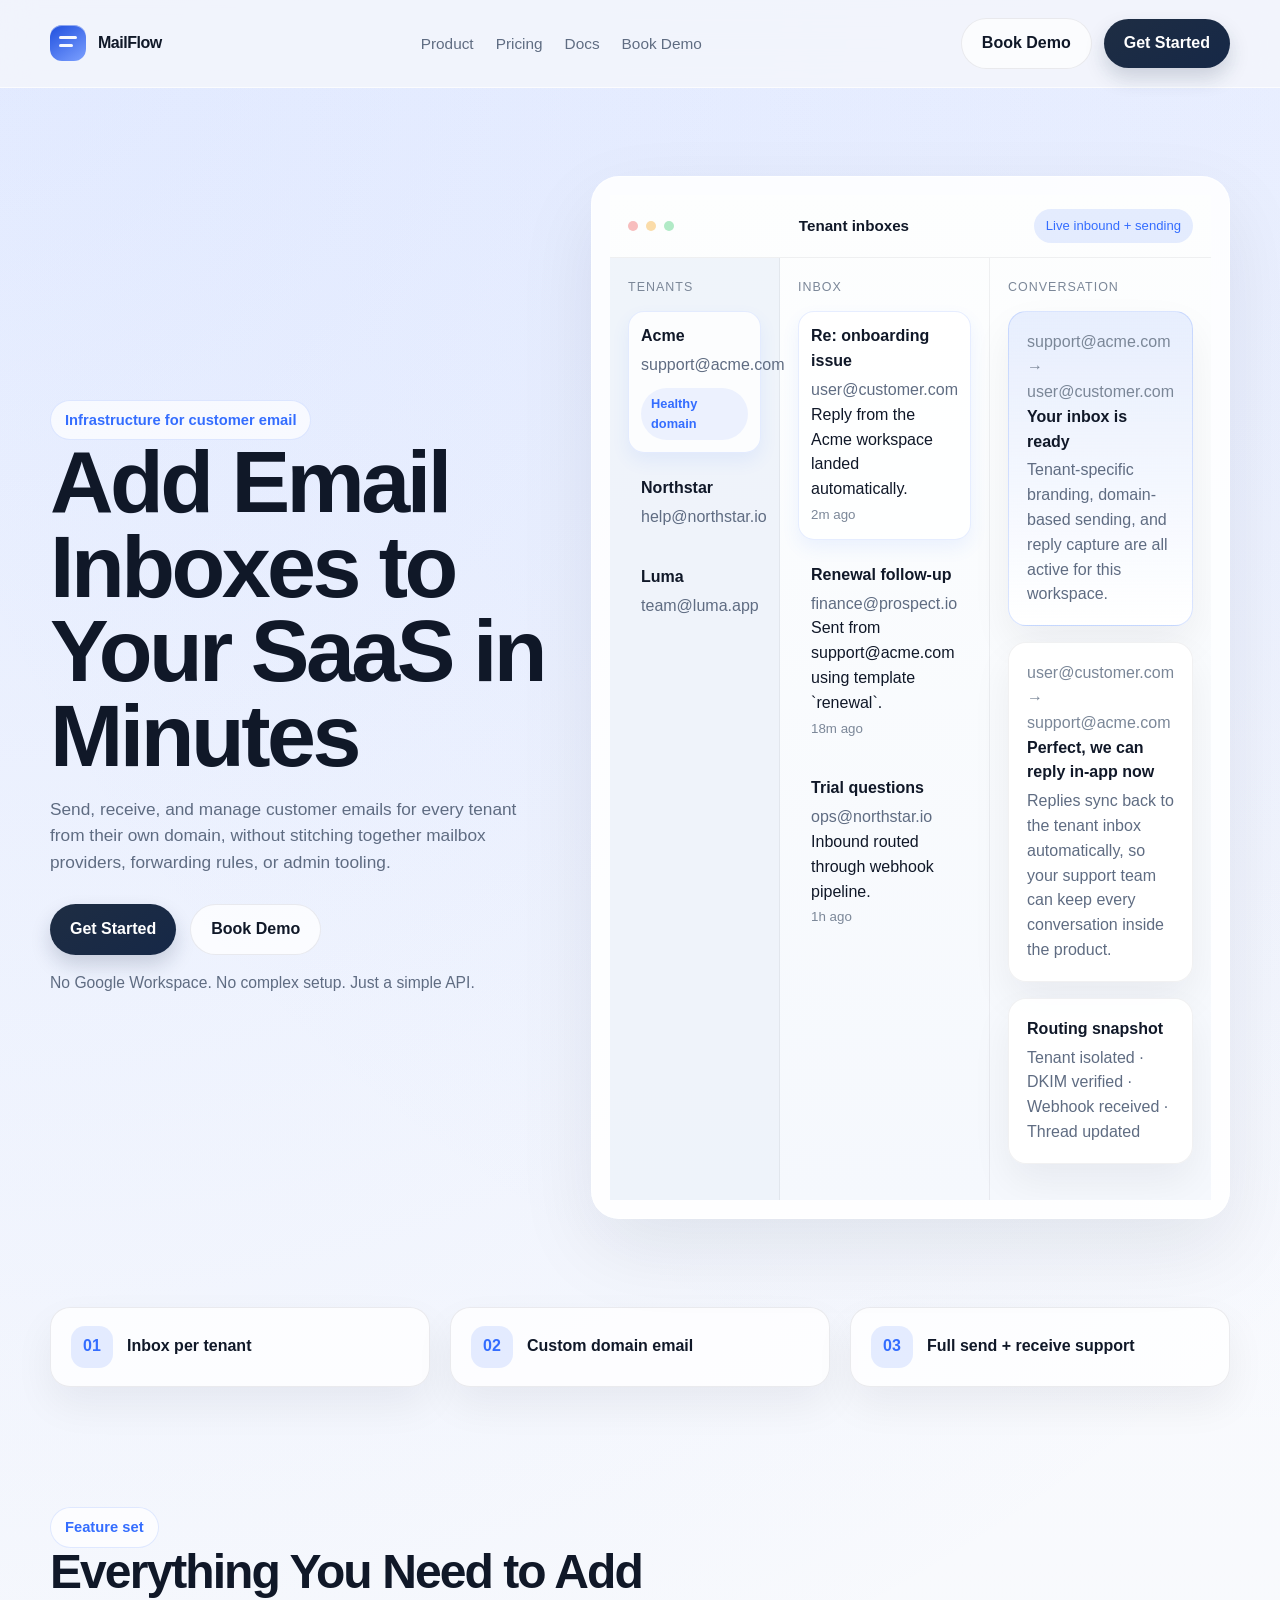
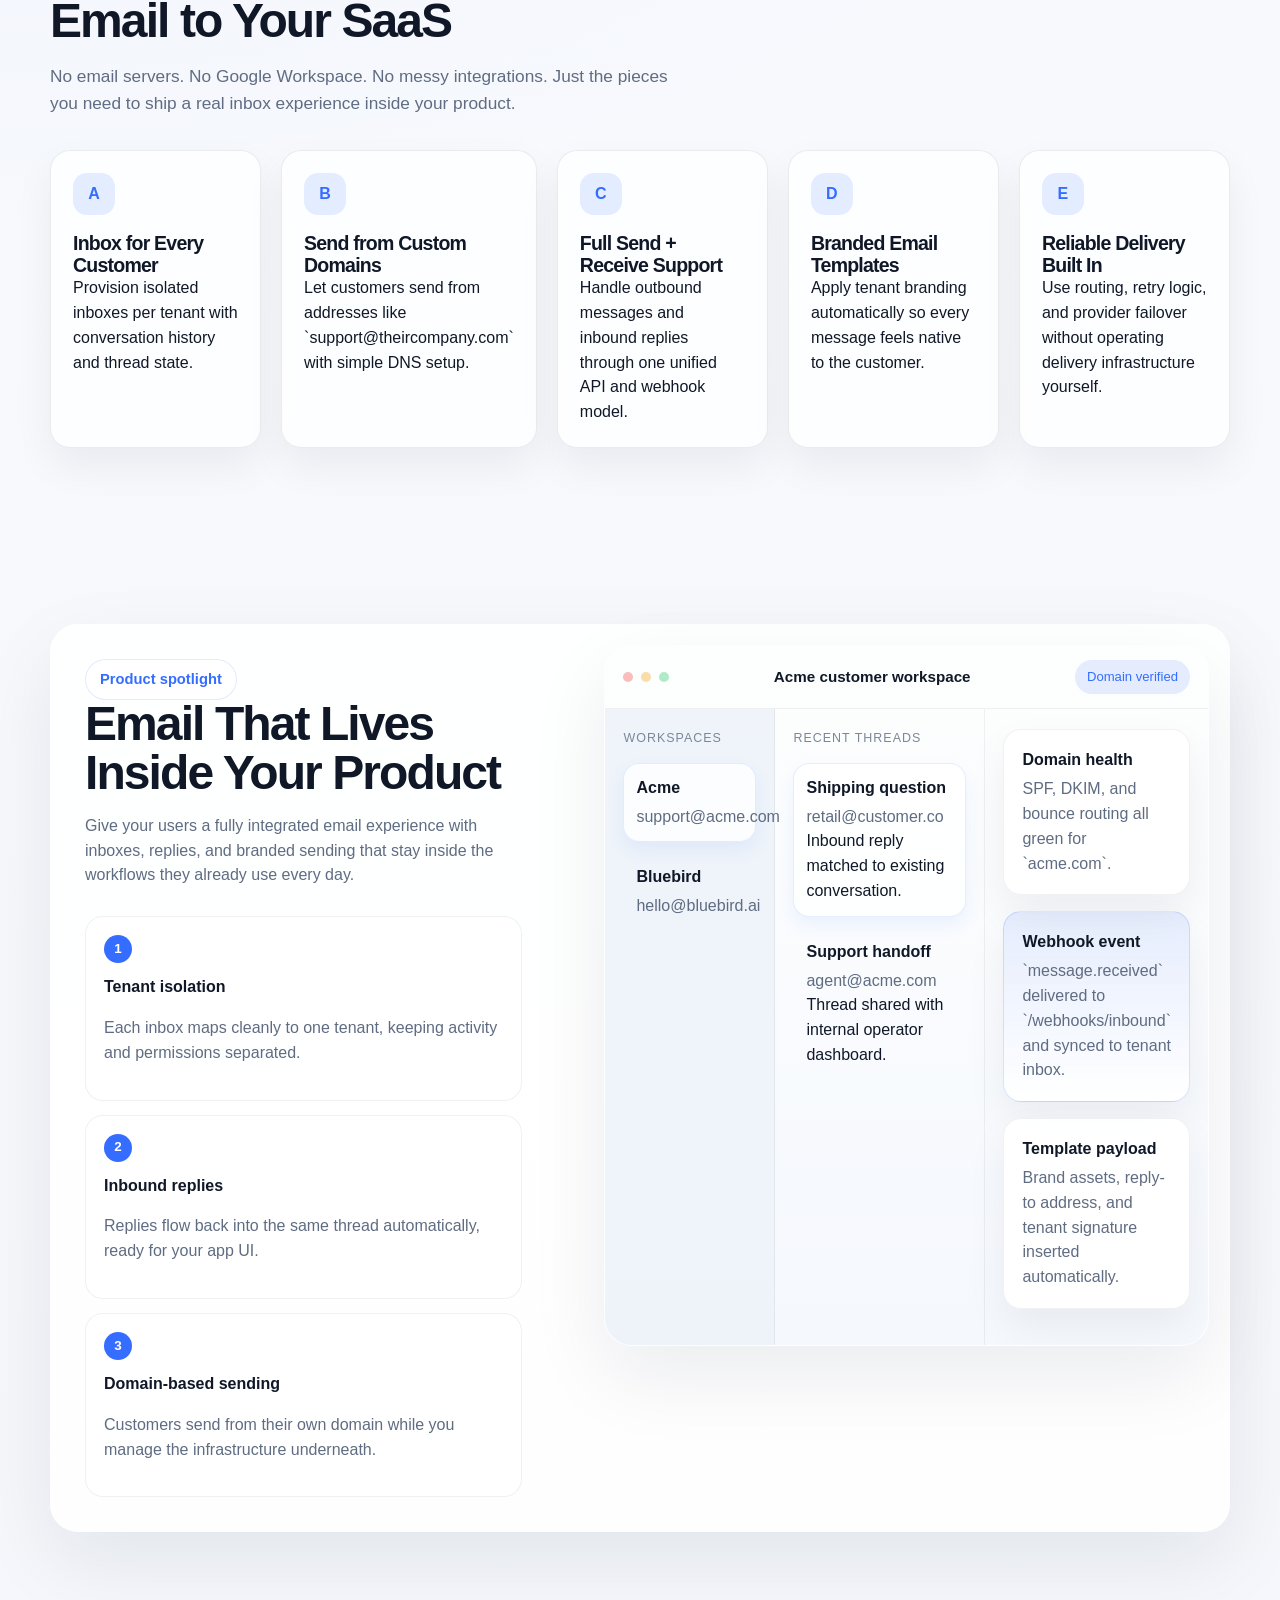
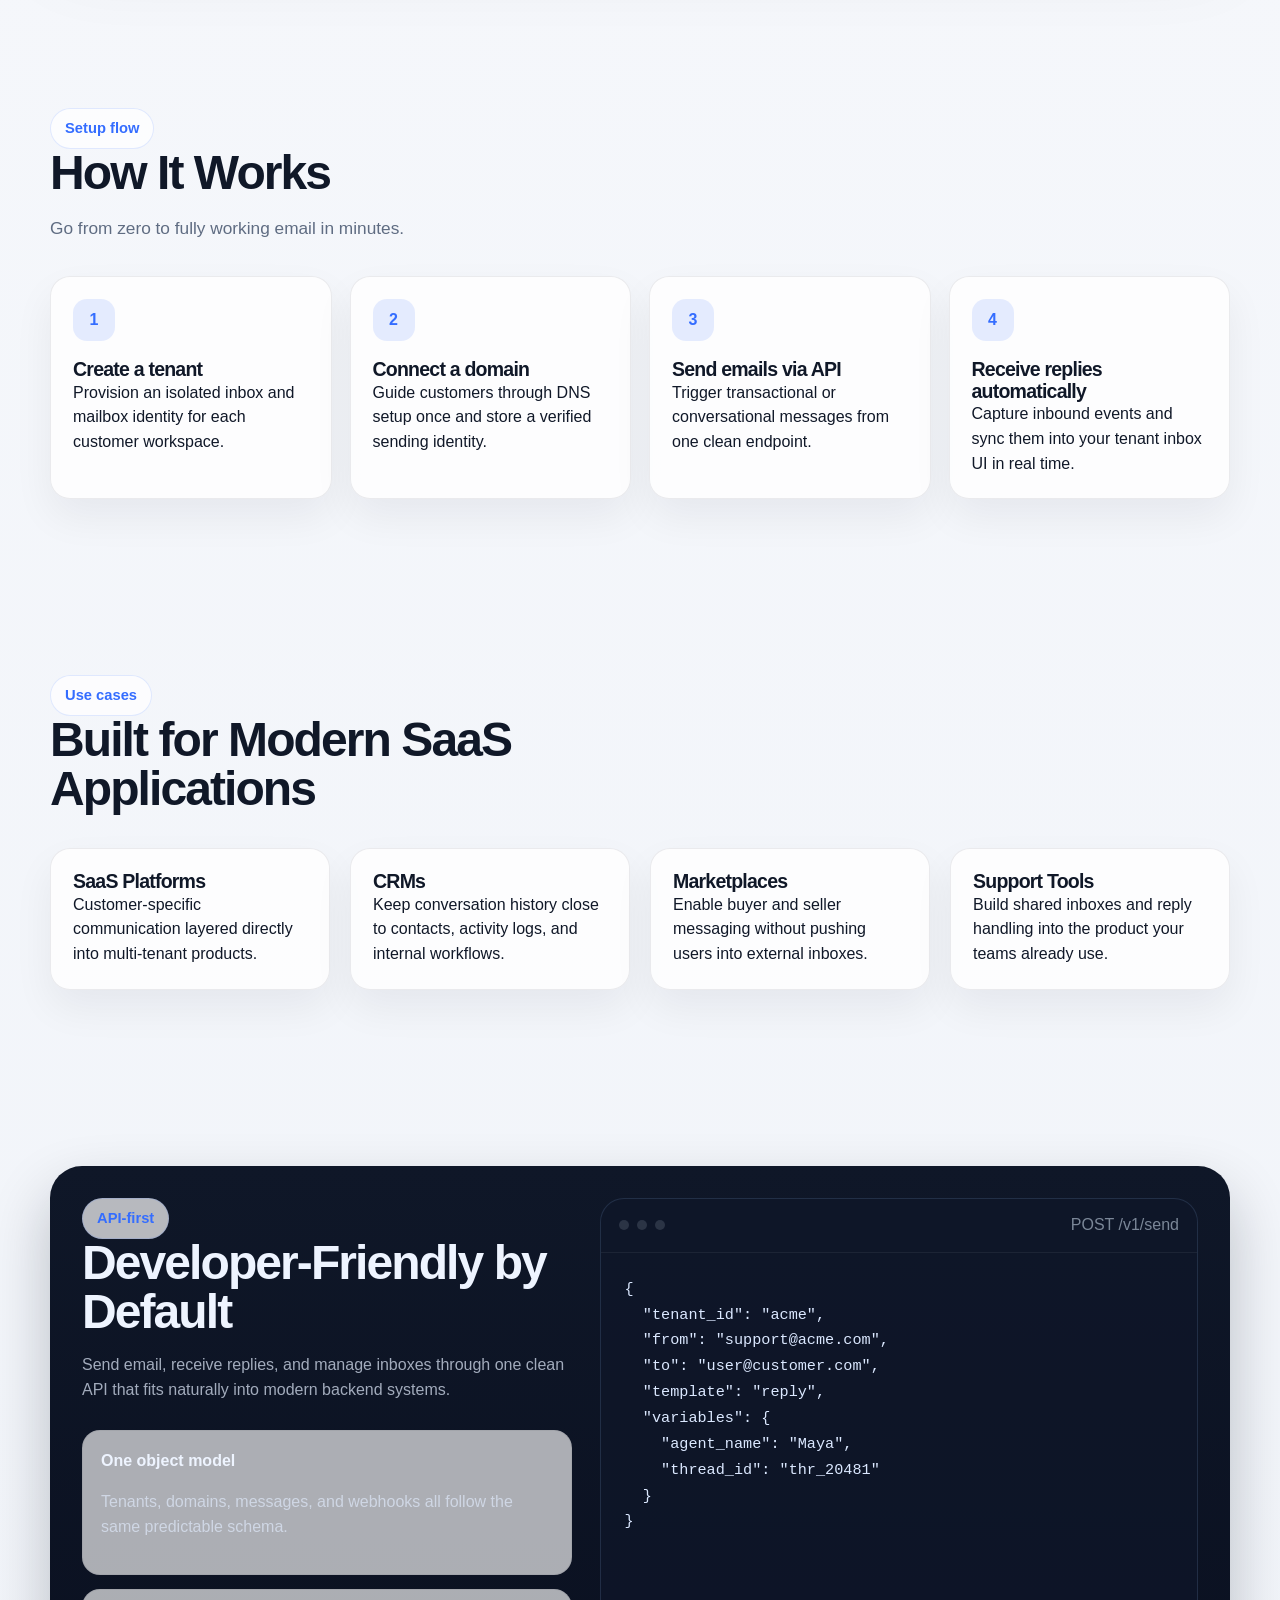
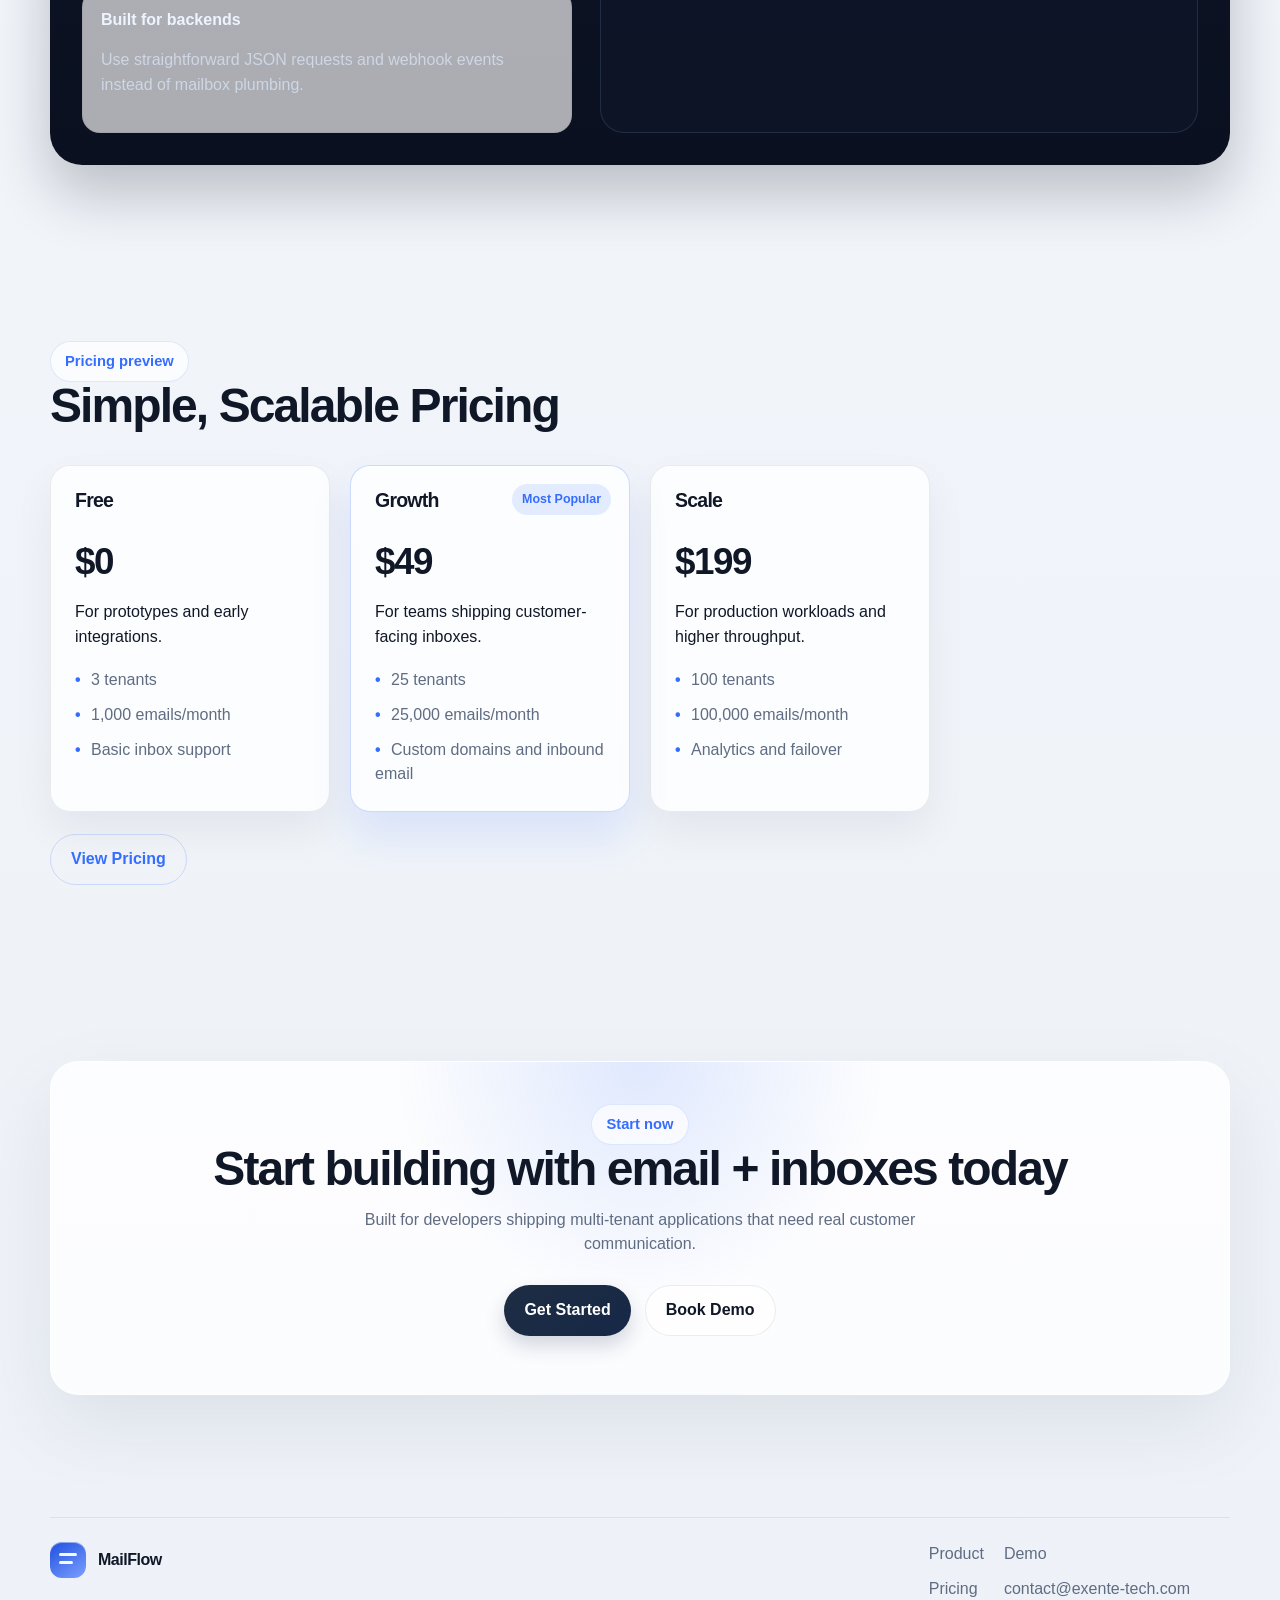
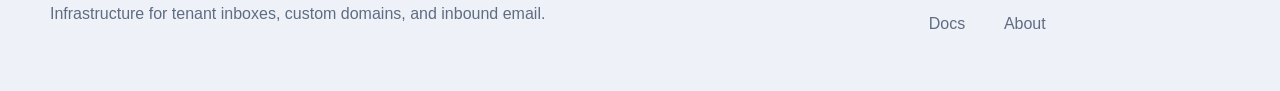
<file: index.html>
<!DOCTYPE html>
<html lang="en">
  <head>
    <meta charset="UTF-8" />
    <meta name="viewport" content="width=device-width, initial-scale=1.0" />
    <title>MailFlow | Email Inboxes for Multi-Tenant SaaS</title>
    <meta
      name="description"
      content="Add branded customer inboxes, custom-domain sending, and inbound replies to your SaaS with one developer-friendly API."
    />
    <link rel="stylesheet" href="styles.css" />
  </head>
  <body>
    <div class="page-shell">
      <header class="site-header">
        <div class="container nav">
          <a class="brand" href="index.html">
            <span class="brand-mark" aria-hidden="true"></span>
            <span>MailFlow</span>
          </a>
          <nav class="nav-links" aria-label="Primary">
            <a href="#product">Product</a>
            <a href="pricing.html">Pricing</a>
            <a href="docs.html">Docs</a>
            <a href="demo.html">Book Demo</a>
          </nav>
          <div class="nav-actions">
            <a class="button-secondary" href="demo.html">Book Demo</a>
            <a class="button" href="docs.html">Get Started</a>
          </div>
        </div>
      </header>

      <main>
        <section class="hero">
          <div class="container hero-grid">
            <div class="hero-copy">
              <span class="eyebrow fade-in">Infrastructure for customer email</span>
              <h1 class="fade-in delay-1">Add Email Inboxes to Your SaaS in Minutes</h1>
              <p class="fade-in delay-2">
                Send, receive, and manage customer emails for every tenant from their own domain,
                without stitching together mailbox providers, forwarding rules, or admin tooling.
              </p>
              <div class="hero-actions fade-in delay-2">
                <a class="button" href="docs.html">Get Started</a>
                <a class="button-secondary" href="demo.html">Book Demo</a>
              </div>
              <div class="support-line fade-in delay-3">
                No Google Workspace. No complex setup. Just a simple API.
              </div>
            </div>

            <div class="hero-visual panel fade-in delay-2">
              <div class="mock-window">
                <div class="mock-topbar">
                  <div class="mock-dots" aria-hidden="true">
                    <span></span><span></span><span></span>
                  </div>
                  <strong>Tenant inboxes</strong>
                  <span class="mock-badge">Live inbound + sending</span>
                </div>
                <div class="mock-layout">
                  <div class="mock-sidebar">
                    <div class="mock-section-label">Tenants</div>
                    <div class="tenant-item active">
                      <strong>Acme</strong>
                      <span>support@acme.com</span>
                      <div class="pill">Healthy domain</div>
                    </div>
                    <div class="tenant-item">
                      <strong>Northstar</strong>
                      <span>help@northstar.io</span>
                    </div>
                    <div class="tenant-item">
                      <strong>Luma</strong>
                      <span>team@luma.app</span>
                    </div>
                  </div>
                  <div class="mock-thread-list">
                    <div class="mock-section-label">Inbox</div>
                    <div class="thread-item active">
                      <strong>Re: onboarding issue</strong>
                      <span>user@customer.com</span>
                      <p>Reply from the Acme workspace landed automatically.</p>
                      <small>2m ago</small>
                    </div>
                    <div class="thread-item">
                      <strong>Renewal follow-up</strong>
                      <span>finance@prospect.io</span>
                      <p>Sent from support@acme.com using template `renewal`.</p>
                      <small>18m ago</small>
                    </div>
                    <div class="thread-item">
                      <strong>Trial questions</strong>
                      <span>ops@northstar.io</span>
                      <p>Inbound routed through webhook pipeline.</p>
                      <small>1h ago</small>
                    </div>
                  </div>
                  <div class="mock-thread-view">
                    <div class="mock-section-label">Conversation</div>
                    <div class="message-card highlight">
                      <div class="mail-meta">support@acme.com → user@customer.com</div>
                      <strong>Your inbox is ready</strong>
                      <p>
                        Tenant-specific branding, domain-based sending, and reply capture are all
                        active for this workspace.
                      </p>
                    </div>
                    <div class="message-card">
                      <div class="mail-meta">user@customer.com → support@acme.com</div>
                      <strong>Perfect, we can reply in-app now</strong>
                      <p>
                        Replies sync back to the tenant inbox automatically, so your support team can
                        keep every conversation inside the product.
                      </p>
                    </div>
                    <div class="message-card">
                      <strong>Routing snapshot</strong>
                      <p>Tenant isolated · DKIM verified · Webhook received · Thread updated</p>
                    </div>
                  </div>
                </div>
              </div>
            </div>
          </div>
        </section>

        <section class="value-strip">
          <div class="container">
            <div class="value-grid">
              <div class="value-item">
                <span class="value-icon">01</span>
                <span>Inbox per tenant</span>
              </div>
              <div class="value-item">
                <span class="value-icon">02</span>
                <span>Custom domain email</span>
              </div>
              <div class="value-item">
                <span class="value-icon">03</span>
                <span>Full send + receive support</span>
              </div>
            </div>
          </div>
        </section>

        <section class="section" id="product">
          <div class="container">
            <div class="section-head">
              <span class="eyebrow">Feature set</span>
              <h2>Everything You Need to Add Email to Your SaaS</h2>
              <p class="section-copy">
                No email servers. No Google Workspace. No messy integrations. Just the pieces you
                need to ship a real inbox experience inside your product.
              </p>
            </div>
            <div class="feature-grid">
              <article class="feature-card">
                <div class="feature-icon">A</div>
                <h3>Inbox for Every Customer</h3>
                <p>Provision isolated inboxes per tenant with conversation history and thread state.</p>
              </article>
              <article class="feature-card">
                <div class="feature-icon">B</div>
                <h3>Send from Custom Domains</h3>
                <p>Let customers send from addresses like `support@theircompany.com` with simple DNS setup.</p>
              </article>
              <article class="feature-card">
                <div class="feature-icon">C</div>
                <h3>Full Send + Receive Support</h3>
                <p>Handle outbound messages and inbound replies through one unified API and webhook model.</p>
              </article>
              <article class="feature-card">
                <div class="feature-icon">D</div>
                <h3>Branded Email Templates</h3>
                <p>Apply tenant branding automatically so every message feels native to the customer.</p>
              </article>
              <article class="feature-card">
                <div class="feature-icon">E</div>
                <h3>Reliable Delivery Built In</h3>
                <p>Use routing, retry logic, and provider failover without operating delivery infrastructure yourself.</p>
              </article>
            </div>
          </div>
        </section>

        <section class="section">
          <div class="container spotlight panel">
            <div class="spotlight-copy">
              <span class="eyebrow">Product spotlight</span>
              <h2>Email That Lives Inside Your Product</h2>
              <p>
                Give your users a fully integrated email experience with inboxes, replies, and
                branded sending that stay inside the workflows they already use every day.
              </p>
              <div class="callout-list">
                <div class="callout">
                  <div class="callout-mark">1</div>
                  <strong>Tenant isolation</strong>
                  <p>Each inbox maps cleanly to one tenant, keeping activity and permissions separated.</p>
                </div>
                <div class="callout">
                  <div class="callout-mark">2</div>
                  <strong>Inbound replies</strong>
                  <p>Replies flow back into the same thread automatically, ready for your app UI.</p>
                </div>
                <div class="callout">
                  <div class="callout-mark">3</div>
                  <strong>Domain-based sending</strong>
                  <p>Customers send from their own domain while you manage the infrastructure underneath.</p>
                </div>
              </div>
            </div>
            <div class="spotlight-visual">
              <div class="mock-window panel">
                <div class="mock-topbar">
                  <div class="mock-dots" aria-hidden="true">
                    <span></span><span></span><span></span>
                  </div>
                  <strong>Acme customer workspace</strong>
                  <span class="mock-badge">Domain verified</span>
                </div>
                <div class="mock-layout">
                  <div class="mock-sidebar">
                    <div class="mock-section-label">Workspaces</div>
                    <div class="tenant-item active">
                      <strong>Acme</strong>
                      <span>support@acme.com</span>
                    </div>
                    <div class="tenant-item">
                      <strong>Bluebird</strong>
                      <span>hello@bluebird.ai</span>
                    </div>
                  </div>
                  <div class="mock-thread-list">
                    <div class="mock-section-label">Recent threads</div>
                    <div class="thread-item active">
                      <strong>Shipping question</strong>
                      <span>retail@customer.co</span>
                      <p>Inbound reply matched to existing conversation.</p>
                    </div>
                    <div class="thread-item">
                      <strong>Support handoff</strong>
                      <span>agent@acme.com</span>
                      <p>Thread shared with internal operator dashboard.</p>
                    </div>
                  </div>
                  <div class="mock-thread-view">
                    <div class="message-card">
                      <strong>Domain health</strong>
                      <p>SPF, DKIM, and bounce routing all green for `acme.com`.</p>
                    </div>
                    <div class="message-card highlight">
                      <strong>Webhook event</strong>
                      <p>`message.received` delivered to `/webhooks/inbound` and synced to tenant inbox.</p>
                    </div>
                    <div class="message-card">
                      <strong>Template payload</strong>
                      <p>Brand assets, reply-to address, and tenant signature inserted automatically.</p>
                    </div>
                  </div>
                </div>
              </div>
            </div>
          </div>
        </section>

        <section class="section">
          <div class="container">
            <div class="section-head">
              <span class="eyebrow">Setup flow</span>
              <h2>How It Works</h2>
              <p class="section-copy">Go from zero to fully working email in minutes.</p>
            </div>
            <div class="steps">
              <article class="step">
                <div class="step-number">1</div>
                <h3>Create a tenant</h3>
                <p>Provision an isolated inbox and mailbox identity for each customer workspace.</p>
              </article>
              <article class="step">
                <div class="step-number">2</div>
                <h3>Connect a domain</h3>
                <p>Guide customers through DNS setup once and store a verified sending identity.</p>
              </article>
              <article class="step">
                <div class="step-number">3</div>
                <h3>Send emails via API</h3>
                <p>Trigger transactional or conversational messages from one clean endpoint.</p>
              </article>
              <article class="step">
                <div class="step-number">4</div>
                <h3>Receive replies automatically</h3>
                <p>Capture inbound events and sync them into your tenant inbox UI in real time.</p>
              </article>
            </div>
          </div>
        </section>

        <section class="section">
          <div class="container">
            <div class="section-head">
              <span class="eyebrow">Use cases</span>
              <h2>Built for Modern SaaS Applications</h2>
            </div>
            <div class="use-case-grid">
              <article class="use-case">
                <h3>SaaS Platforms</h3>
                <p>Customer-specific communication layered directly into multi-tenant products.</p>
              </article>
              <article class="use-case">
                <h3>CRMs</h3>
                <p>Keep conversation history close to contacts, activity logs, and internal workflows.</p>
              </article>
              <article class="use-case">
                <h3>Marketplaces</h3>
                <p>Enable buyer and seller messaging without pushing users into external inboxes.</p>
              </article>
              <article class="use-case">
                <h3>Support Tools</h3>
                <p>Build shared inboxes and reply handling into the product your teams already use.</p>
              </article>
            </div>
          </div>
        </section>

        <section class="code-section">
          <div class="container">
            <div class="code-wrap">
              <div>
                <span class="eyebrow">API-first</span>
                <h2>Developer-Friendly by Default</h2>
                <p>
                  Send email, receive replies, and manage inboxes through one clean API that fits
                  naturally into modern backend systems.
                </p>
                <div class="callout-list">
                  <div class="callout">
                    <strong>One object model</strong>
                    <p>Tenants, domains, messages, and webhooks all follow the same predictable schema.</p>
                  </div>
                  <div class="callout">
                    <strong>Built for backends</strong>
                    <p>Use straightforward JSON requests and webhook events instead of mailbox plumbing.</p>
                  </div>
                </div>
              </div>
              <div class="code-panel">
                <div class="code-header">
                  <div class="mock-dots" aria-hidden="true">
                    <span></span><span></span><span></span>
                  </div>
                  <span>POST /v1/send</span>
                </div>
                <pre><code>{
  "tenant_id": "acme",
  "from": "support@acme.com",
  "to": "user@customer.com",
  "template": "reply",
  "variables": {
    "agent_name": "Maya",
    "thread_id": "thr_20481"
  }
}</code></pre>
              </div>
            </div>
          </div>
        </section>

        <section class="section">
          <div class="container">
            <div class="section-head">
              <span class="eyebrow">Pricing preview</span>
              <h2>Simple, Scalable Pricing</h2>
            </div>
            <div class="pricing-preview-grid">
              <article class="pricing-card">
                <h3>Free</h3>
                <span class="plan-price">$0</span>
                <p>For prototypes and early integrations.</p>
                <ul class="check-list">
                  <li>3 tenants</li>
                  <li>1,000 emails/month</li>
                  <li>Basic inbox support</li>
                </ul>
              </article>
              <article class="pricing-card highlight">
                <h3>Growth</h3>
                <span class="plan-price">$49</span>
                <p>For teams shipping customer-facing inboxes.</p>
                <ul class="check-list">
                  <li>25 tenants</li>
                  <li>25,000 emails/month</li>
                  <li>Custom domains and inbound email</li>
                </ul>
              </article>
              <article class="pricing-card">
                <h3>Scale</h3>
                <span class="plan-price">$199</span>
                <p>For production workloads and higher throughput.</p>
                <ul class="check-list">
                  <li>100 tenants</li>
                  <li>100,000 emails/month</li>
                  <li>Analytics and failover</li>
                </ul>
              </article>
            </div>
            <div style="margin-top: 22px;">
              <a class="button-ghost" href="pricing.html">View Pricing</a>
            </div>
          </div>
        </section>

        <section class="section">
          <div class="container">
            <div class="cta-panel panel">
              <span class="eyebrow">Start now</span>
              <h2>Start building with email + inboxes today</h2>
              <p>Built for developers shipping multi-tenant applications that need real customer communication.</p>
              <div class="hero-actions" style="justify-content: center;">
                <a class="button" href="docs.html">Get Started</a>
                <a class="button-secondary" href="demo.html">Book Demo</a>
              </div>
            </div>
          </div>
        </section>
      </main>

      <footer class="site-footer">
        <div class="container footer-wrap">
          <div>
            <a class="brand" href="index.html">
              <span class="brand-mark" aria-hidden="true"></span>
              <span>MailFlow</span>
            </a>
            <p class="footer-note">Infrastructure for tenant inboxes, custom domains, and inbound email.</p>
          </div>
          <div class="footer-columns">
            <div class="footer-links">
              <a href="index.html#product">Product</a>
              <a href="pricing.html">Pricing</a>
              <a href="docs.html">Docs</a>
            </div>
            <div class="footer-links">
              <a href="demo.html">Demo</a>
              <a href="mailto:contact@exente-tech.com">contact@exente-tech.com</a>
              <a href="index.html">About</a>
            </div>
          </div>
        </div>
      </footer>
    </div>
  </body>
</html>
</file>
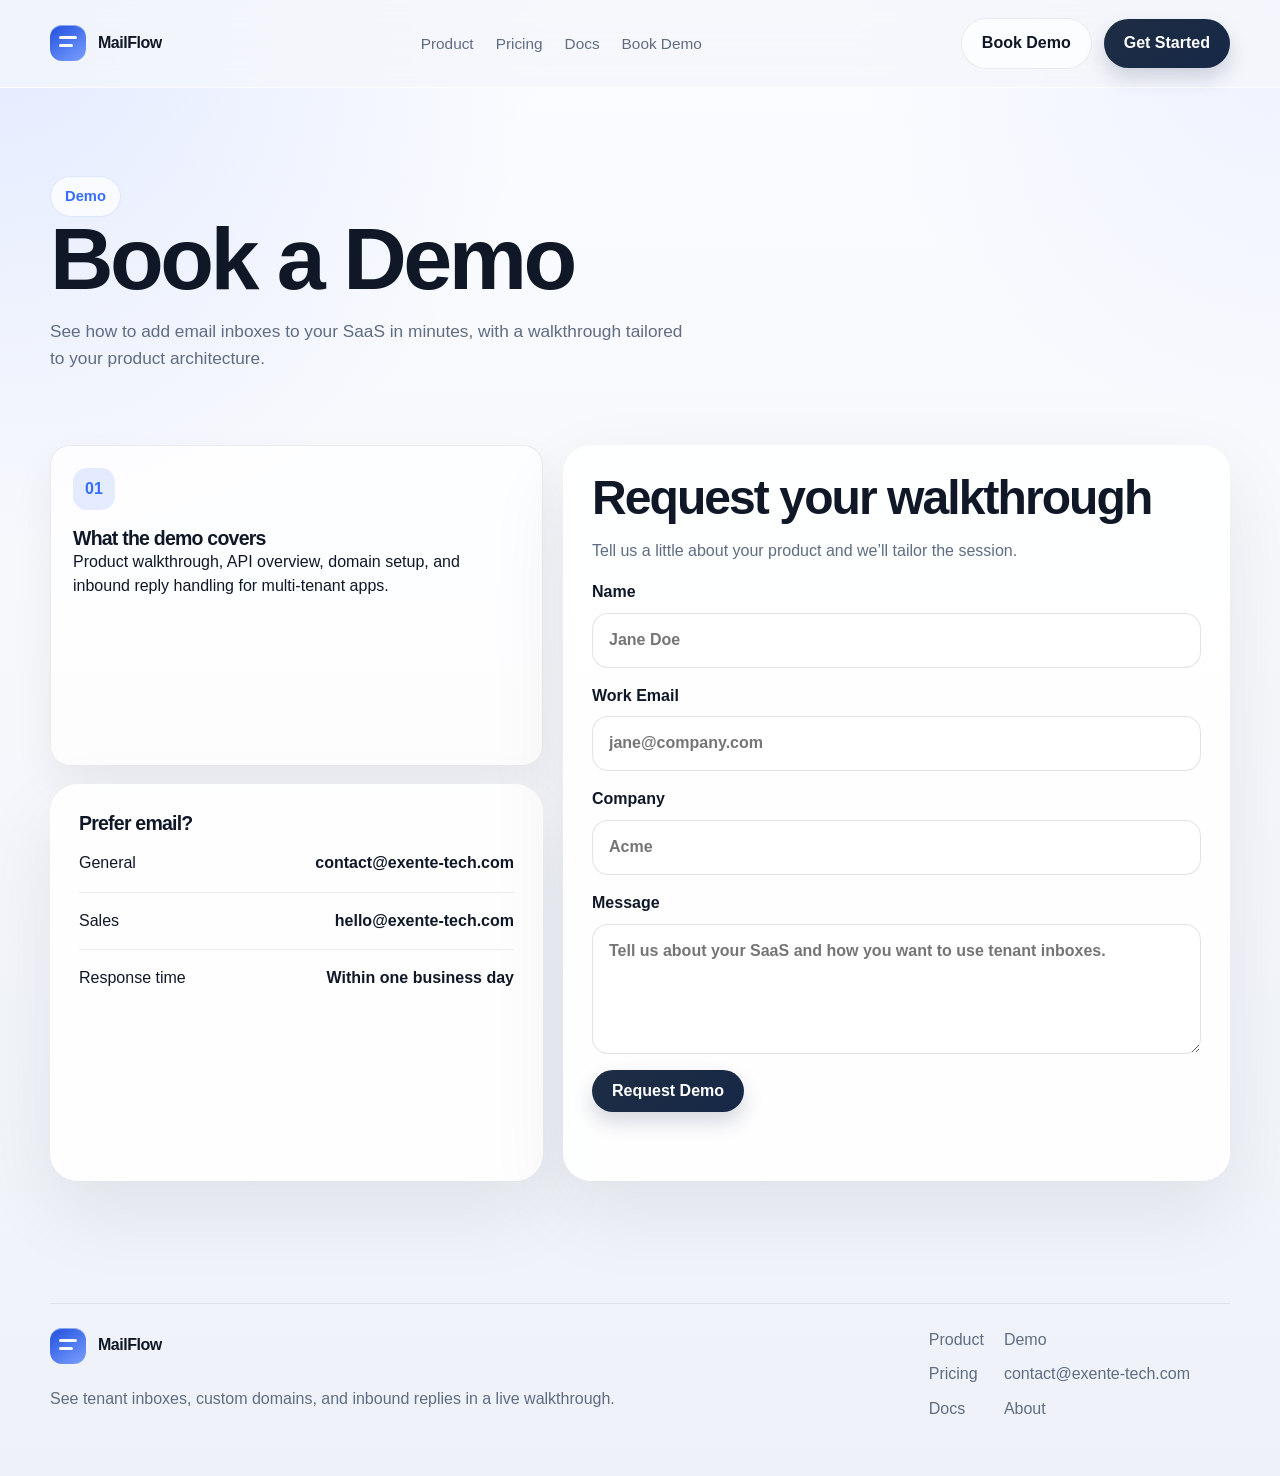
<file: demo.html>
<!DOCTYPE html>
<html lang="en">
  <head>
    <meta charset="UTF-8" />
    <meta name="viewport" content="width=device-width, initial-scale=1.0" />
    <title>Book a Demo | MailFlow</title>
    <meta
      name="description"
      content="Book a demo to see how MailFlow adds tenant inboxes, custom-domain email, and inbound replies to SaaS products."
    />
    <link rel="stylesheet" href="styles.css" />
  </head>
  <body>
    <div class="page-shell">
      <header class="site-header">
        <div class="container nav">
          <a class="brand" href="index.html">
            <span class="brand-mark" aria-hidden="true"></span>
            <span>MailFlow</span>
          </a>
          <nav class="nav-links" aria-label="Primary">
            <a href="index.html#product">Product</a>
            <a href="pricing.html">Pricing</a>
            <a href="docs.html">Docs</a>
            <a href="demo.html">Book Demo</a>
          </nav>
          <div class="nav-actions">
            <a class="button-secondary" href="demo.html">Book Demo</a>
            <a class="button" href="docs.html">Get Started</a>
          </div>
        </div>
      </header>

      <main>
        <section class="page-hero">
          <div class="container page-hero-copy">
            <span class="eyebrow">Demo</span>
            <h1>Book a Demo</h1>
            <p>See how to add email inboxes to your SaaS in minutes, with a walkthrough tailored to your product architecture.</p>
          </div>
        </section>

        <section class="section" style="padding-top: 0;">
          <div class="container demo-grid">
            <div class="contact-stack">
              <article class="demo-card">
                <div class="demo-icon">01</div>
                <h3>What the demo covers</h3>
                <p>Product walkthrough, API overview, domain setup, and inbound reply handling for multi-tenant apps.</p>
              </article>
              <article class="contact-card panel">
                <h3>Prefer email?</h3>
                <div class="contact-line">
                  <span>General</span>
                  <strong>contact@exente-tech.com</strong>
                </div>
                <div class="contact-line">
                  <span>Sales</span>
                  <strong>hello@exente-tech.com</strong>
                </div>
                <div class="contact-line">
                  <span>Response time</span>
                  <strong>Within one business day</strong>
                </div>
              </article>
            </div>

            <article class="form-card panel">
              <h2>Request your walkthrough</h2>
              <p class="form-note">Tell us a little about your product and we’ll tailor the session.</p>
              <form class="form-grid" id="demo-request-form">
                <div class="honeypot-field" aria-hidden="true">
                  <label for="website-field">Website</label>
                  <input
                    id="website-field"
                    type="text"
                    name="website"
                    tabindex="-1"
                    autocomplete="off"
                  />
                </div>
                <label>
                  Name
                  <input type="text" name="name" placeholder="Jane Doe" autocomplete="name" required />
                </label>
                <label>
                  Work Email
                  <input type="email" name="email" placeholder="jane@company.com" autocomplete="email" required />
                </label>
                <label>
                  Company
                  <input type="text" name="company" placeholder="Acme" autocomplete="organization" />
                </label>
                <label>
                  Message
                  <textarea name="message" placeholder="Tell us about your SaaS and how you want to use tenant inboxes." required></textarea>
                </label>
                <div>
                  <button class="button" type="submit">Request Demo</button>
                </div>
                <p class="form-status" id="demo-form-status" role="status" aria-live="polite"></p>
              </form>
            </article>
          </div>
        </section>
      </main>

      <footer class="site-footer">
        <div class="container footer-wrap">
          <div>
            <a class="brand" href="index.html">
              <span class="brand-mark" aria-hidden="true"></span>
              <span>MailFlow</span>
            </a>
            <p class="footer-note">See tenant inboxes, custom domains, and inbound replies in a live walkthrough.</p>
          </div>
          <div class="footer-columns">
            <div class="footer-links">
              <a href="index.html#product">Product</a>
              <a href="pricing.html">Pricing</a>
              <a href="docs.html">Docs</a>
            </div>
            <div class="footer-links">
              <a href="demo.html">Demo</a>
              <a href="mailto:contact@exente-tech.com">contact@exente-tech.com</a>
              <a href="index.html">About</a>
            </div>
          </div>
        </div>
      </footer>
    </div>
    <script>
      (() => {
        const endpoint = "https://email.api.exente-tech.com/v1/public/lead-requests";
        const form = document.getElementById("demo-request-form");
        const status = document.getElementById("demo-form-status");

        if (!form || !status) {
          return;
        }

        const submitButton = form.querySelector('button[type="submit"]');
        const defaultButtonLabel = submitButton ? submitButton.textContent : "";

        const setStatus = (message, type) => {
          status.textContent = message;
          status.className = "form-status";

          if (type) {
            status.classList.add(`is-${type}`);
          }
        };

        form.addEventListener("submit", async (event) => {
          event.preventDefault();

          if (!form.reportValidity()) {
            return;
          }

          const formData = new FormData(form);
          const honeypot = String(formData.get("website") || "").trim();

          if (honeypot) {
            form.reset();
            setStatus("Thanks. Your request has been received.", "success");
            return;
          }

          const payload = {
            requestType: "demo",
            name: String(formData.get("name") || "").trim(),
            email: String(formData.get("email") || "").trim(),
            company: String(formData.get("company") || "").trim(),
            message: String(formData.get("message") || "").trim(),
            source: "website-demo-form",
            page: window.location.href
          };

          if (submitButton) {
            submitButton.disabled = true;
            submitButton.textContent = "Sending...";
          }

          setStatus("Sending your request...", "pending");

          try {
            const response = await fetch(endpoint, {
              method: "POST",
              headers: {
                "Content-Type": "application/json",
                "Accept": "application/json"
              },
              body: JSON.stringify(payload)
            });

            let responseBody = null;

            try {
              responseBody = await response.json();
            } catch (error) {
              responseBody = null;
            }

            if (!response.ok) {
              const message =
                responseBody && typeof responseBody.message === "string"
                  ? responseBody.message
                  : "We couldn't send your request right now. Please try again or email hello@exente-tech.com.";
              throw new Error(message);
            }

            form.reset();
            setStatus("Thanks. Your demo request has been sent and we'll follow up soon.", "success");
          } catch (error) {
            const message =
              error instanceof Error && error.message
                ? error.message
                : "We couldn't send your request right now. Please try again or email hello@exente-tech.com.";
            setStatus(message, "error");
          } finally {
            if (submitButton) {
              submitButton.disabled = false;
              submitButton.textContent = defaultButtonLabel;
            }
          }
        });
      })();
    </script>
  </body>
</html>
</file>
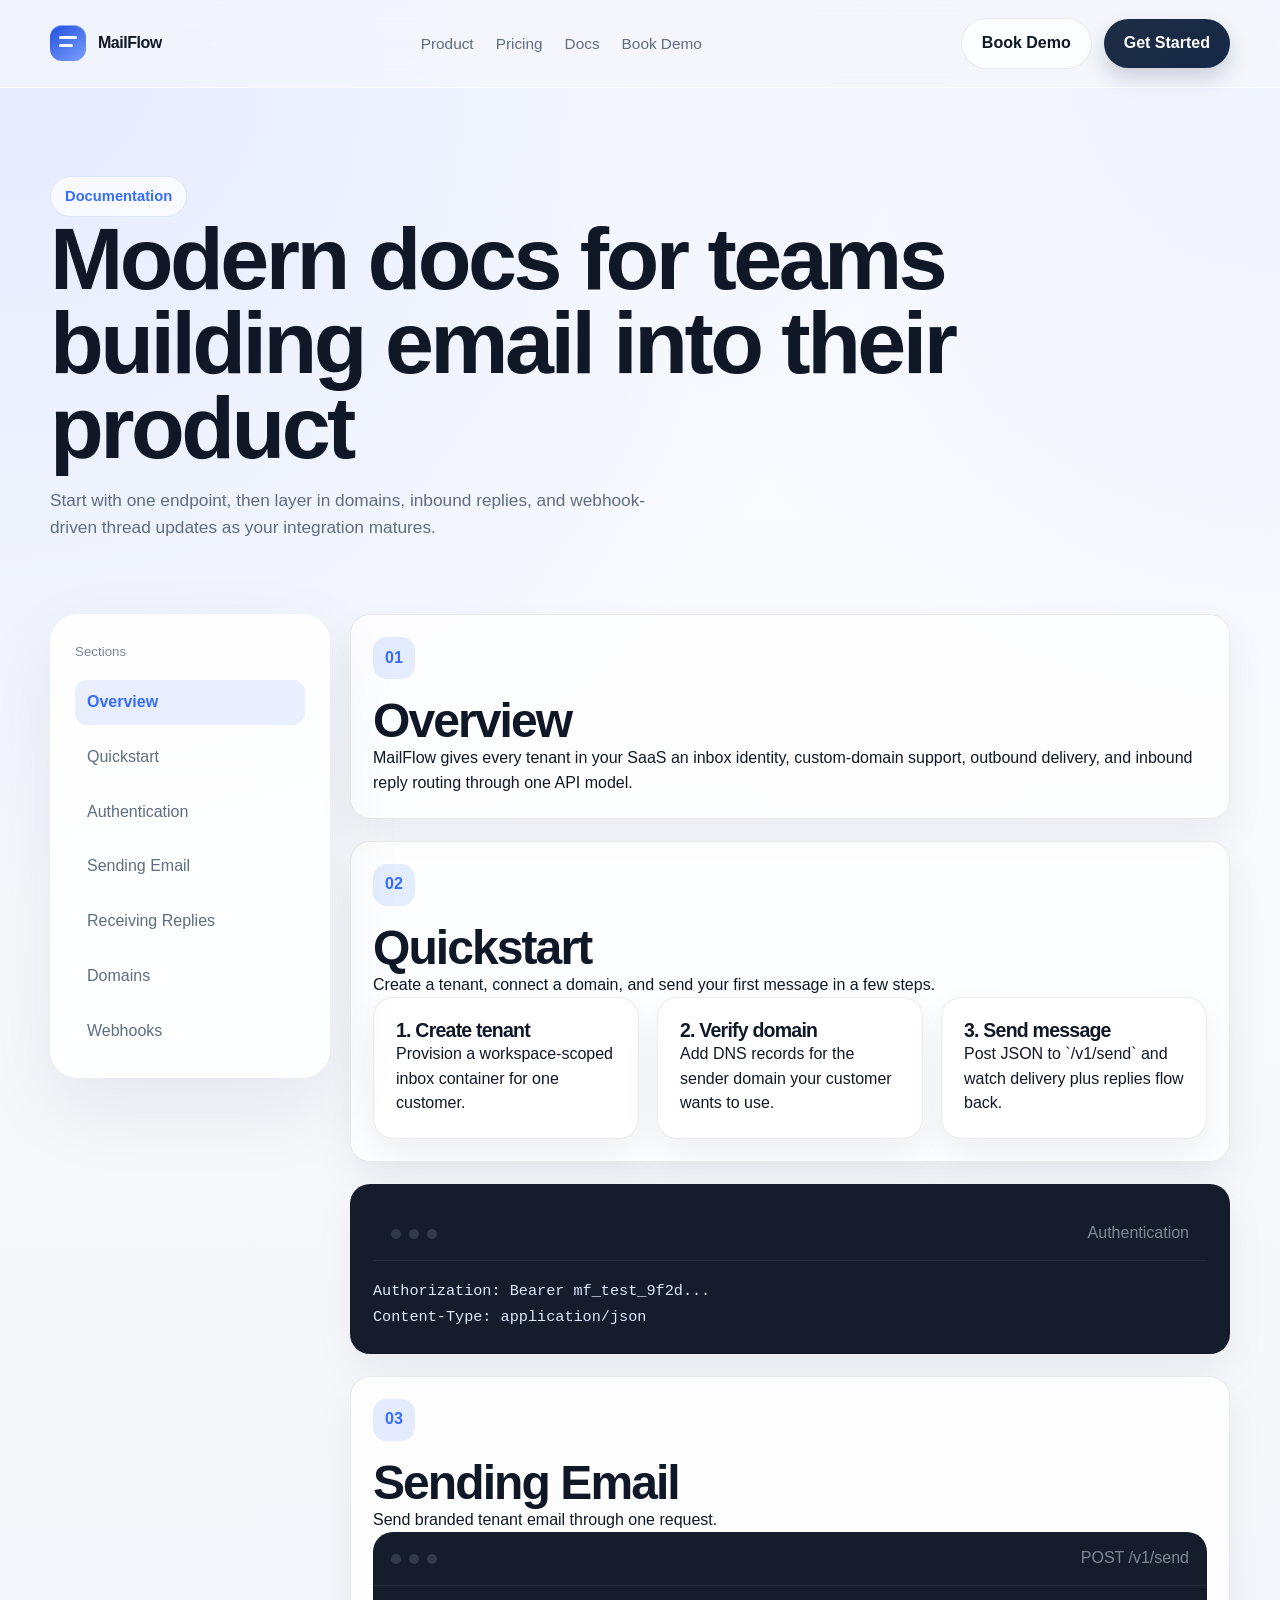
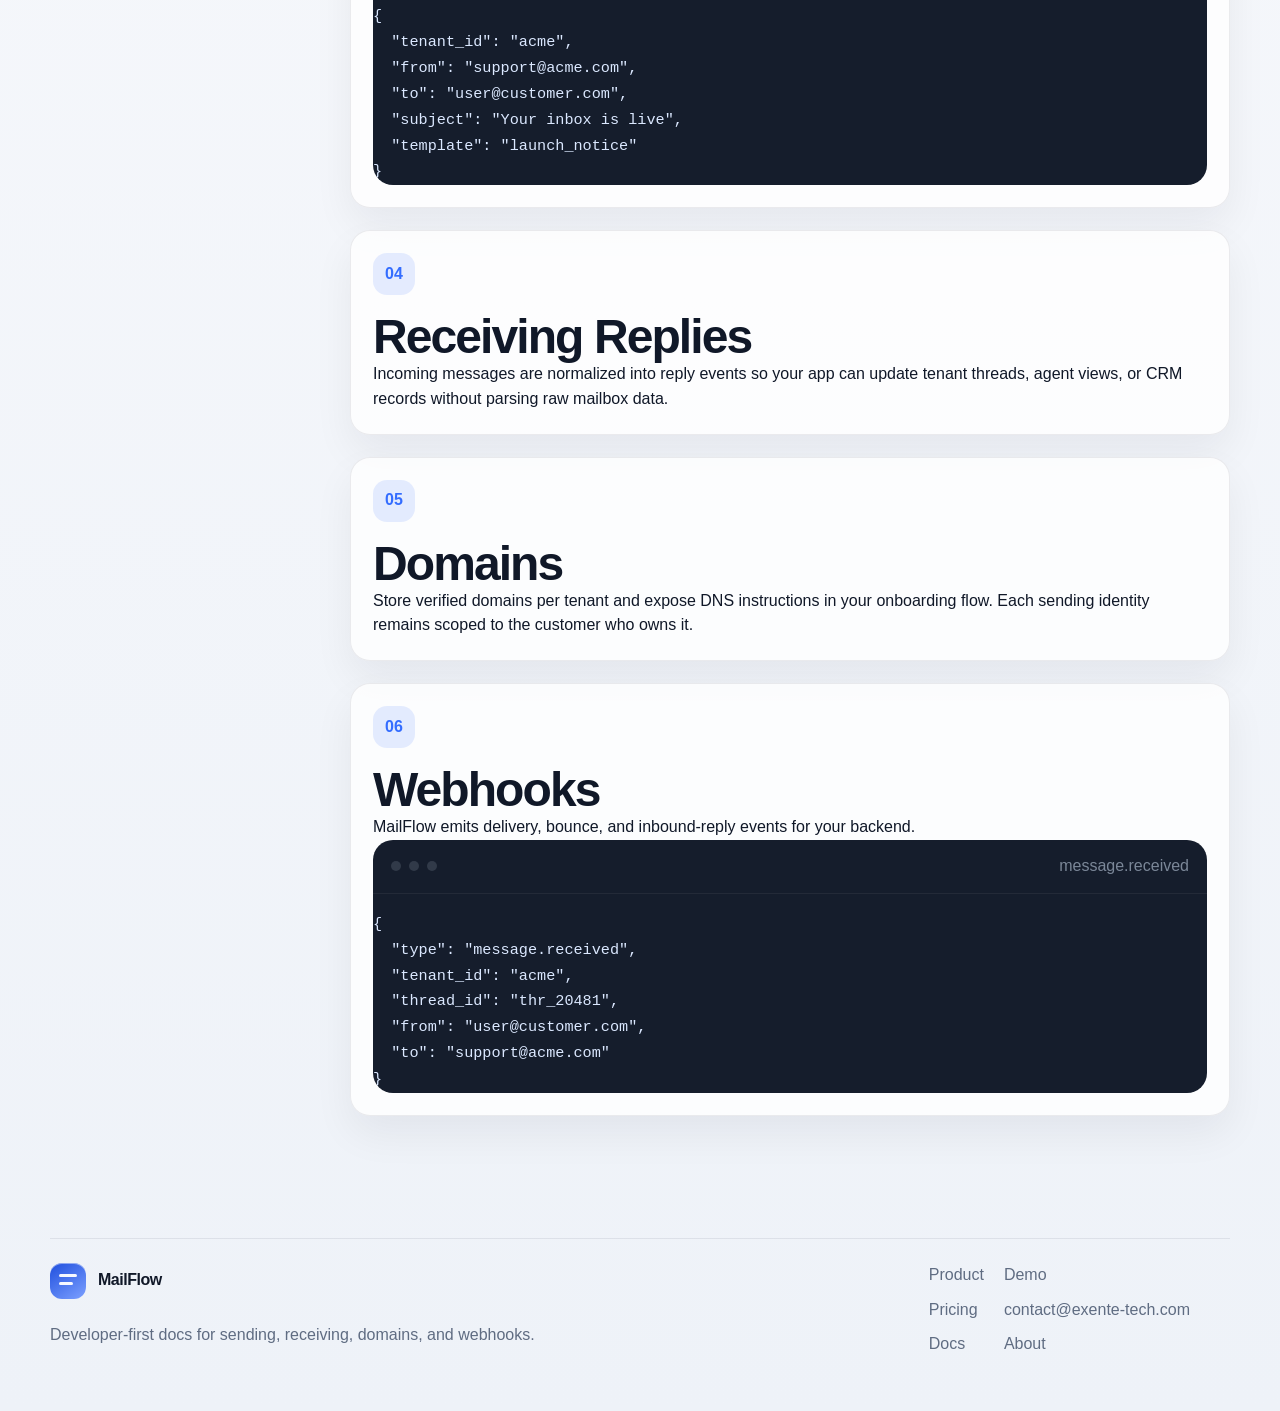
<file: docs.html>
<!DOCTYPE html>
<html lang="en">
  <head>
    <meta charset="UTF-8" />
    <meta name="viewport" content="width=device-width, initial-scale=1.0" />
    <title>Docs | MailFlow</title>
    <meta
      name="description"
      content="Developer-first docs for sending email, receiving replies, connecting domains, and handling webhooks in MailFlow."
    />
    <link rel="stylesheet" href="styles.css" />
  </head>
  <body>
    <div class="page-shell">
      <header class="site-header">
        <div class="container nav">
          <a class="brand" href="index.html">
            <span class="brand-mark" aria-hidden="true"></span>
            <span>MailFlow</span>
          </a>
          <nav class="nav-links" aria-label="Primary">
            <a href="index.html#product">Product</a>
            <a href="pricing.html">Pricing</a>
            <a href="docs.html">Docs</a>
            <a href="demo.html">Book Demo</a>
          </nav>
          <div class="nav-actions">
            <a class="button-secondary" href="demo.html">Book Demo</a>
            <a class="button" href="docs.html">Get Started</a>
          </div>
        </div>
      </header>

      <main>
        <section class="page-hero">
          <div class="container page-hero-copy">
            <span class="eyebrow">Documentation</span>
            <h1>Modern docs for teams building email into their product</h1>
            <p>
              Start with one endpoint, then layer in domains, inbound replies, and webhook-driven
              thread updates as your integration matures.
            </p>
          </div>
        </section>

        <section class="section" style="padding-top: 0;">
          <div class="container docs-grid">
            <aside class="sidebar panel">
              <small>Sections</small>
              <nav aria-label="Documentation navigation">
                <a class="active" href="#overview">Overview</a>
                <a href="#quickstart">Quickstart</a>
                <a href="#authentication">Authentication</a>
                <a href="#sending">Sending Email</a>
                <a href="#receiving">Receiving Replies</a>
                <a href="#domains">Domains</a>
                <a href="#webhooks">Webhooks</a>
              </nav>
            </aside>

            <div class="docs-content">
              <article class="docs-card" id="overview">
                <div class="docs-icon">01</div>
                <h2>Overview</h2>
                <p>
                  MailFlow gives every tenant in your SaaS an inbox identity, custom-domain support,
                  outbound delivery, and inbound reply routing through one API model.
                </p>
              </article>

              <article class="docs-card" id="quickstart">
                <div class="docs-icon">02</div>
                <h2>Quickstart</h2>
                <p>Create a tenant, connect a domain, and send your first message in a few steps.</p>
                <div class="mini-plan-grid">
                  <div class="mini-plan">
                    <h3>1. Create tenant</h3>
                    <p>Provision a workspace-scoped inbox container for one customer.</p>
                  </div>
                  <div class="mini-plan">
                    <h3>2. Verify domain</h3>
                    <p>Add DNS records for the sender domain your customer wants to use.</p>
                  </div>
                  <div class="mini-plan">
                    <h3>3. Send message</h3>
                    <p>Post JSON to `/v1/send` and watch delivery plus replies flow back.</p>
                  </div>
                </div>
              </article>

              <article class="docs-card docs-snippet" id="authentication">
                <div class="code-header">
                  <div class="mock-dots" aria-hidden="true">
                    <span></span><span></span><span></span>
                  </div>
                  <span>Authentication</span>
                </div>
                <pre><code>Authorization: Bearer mf_test_9f2d...
Content-Type: application/json</code></pre>
              </article>

              <article class="docs-card" id="sending">
                <div class="docs-icon">03</div>
                <h2>Sending Email</h2>
                <p>Send branded tenant email through one request.</p>
                <div class="docs-snippet">
                  <div class="code-header">
                    <div class="mock-dots" aria-hidden="true">
                      <span></span><span></span><span></span>
                    </div>
                    <span>POST /v1/send</span>
                  </div>
                  <pre><code>{
  "tenant_id": "acme",
  "from": "support@acme.com",
  "to": "user@customer.com",
  "subject": "Your inbox is live",
  "template": "launch_notice"
}</code></pre>
                </div>
              </article>

              <article class="docs-card" id="receiving">
                <div class="docs-icon">04</div>
                <h2>Receiving Replies</h2>
                <p>
                  Incoming messages are normalized into reply events so your app can update tenant
                  threads, agent views, or CRM records without parsing raw mailbox data.
                </p>
              </article>

              <article class="docs-card" id="domains">
                <div class="docs-icon">05</div>
                <h2>Domains</h2>
                <p>
                  Store verified domains per tenant and expose DNS instructions in your onboarding
                  flow. Each sending identity remains scoped to the customer who owns it.
                </p>
              </article>

              <article class="docs-card" id="webhooks">
                <div class="docs-icon">06</div>
                <h2>Webhooks</h2>
                <p>MailFlow emits delivery, bounce, and inbound-reply events for your backend.</p>
                <div class="docs-snippet">
                  <div class="code-header">
                    <div class="mock-dots" aria-hidden="true">
                      <span></span><span></span><span></span>
                    </div>
                    <span>message.received</span>
                  </div>
                  <pre><code>{
  "type": "message.received",
  "tenant_id": "acme",
  "thread_id": "thr_20481",
  "from": "user@customer.com",
  "to": "support@acme.com"
}</code></pre>
                </div>
              </article>
            </div>
          </div>
        </section>
      </main>

      <footer class="site-footer">
        <div class="container footer-wrap">
          <div>
            <a class="brand" href="index.html">
              <span class="brand-mark" aria-hidden="true"></span>
              <span>MailFlow</span>
            </a>
            <p class="footer-note">Developer-first docs for sending, receiving, domains, and webhooks.</p>
          </div>
          <div class="footer-columns">
            <div class="footer-links">
              <a href="index.html#product">Product</a>
              <a href="pricing.html">Pricing</a>
              <a href="docs.html">Docs</a>
            </div>
            <div class="footer-links">
              <a href="demo.html">Demo</a>
              <a href="mailto:contact@exente-tech.com">contact@exente-tech.com</a>
              <a href="index.html">About</a>
            </div>
          </div>
        </div>
      </footer>
    </div>
  </body>
</html>
</file>
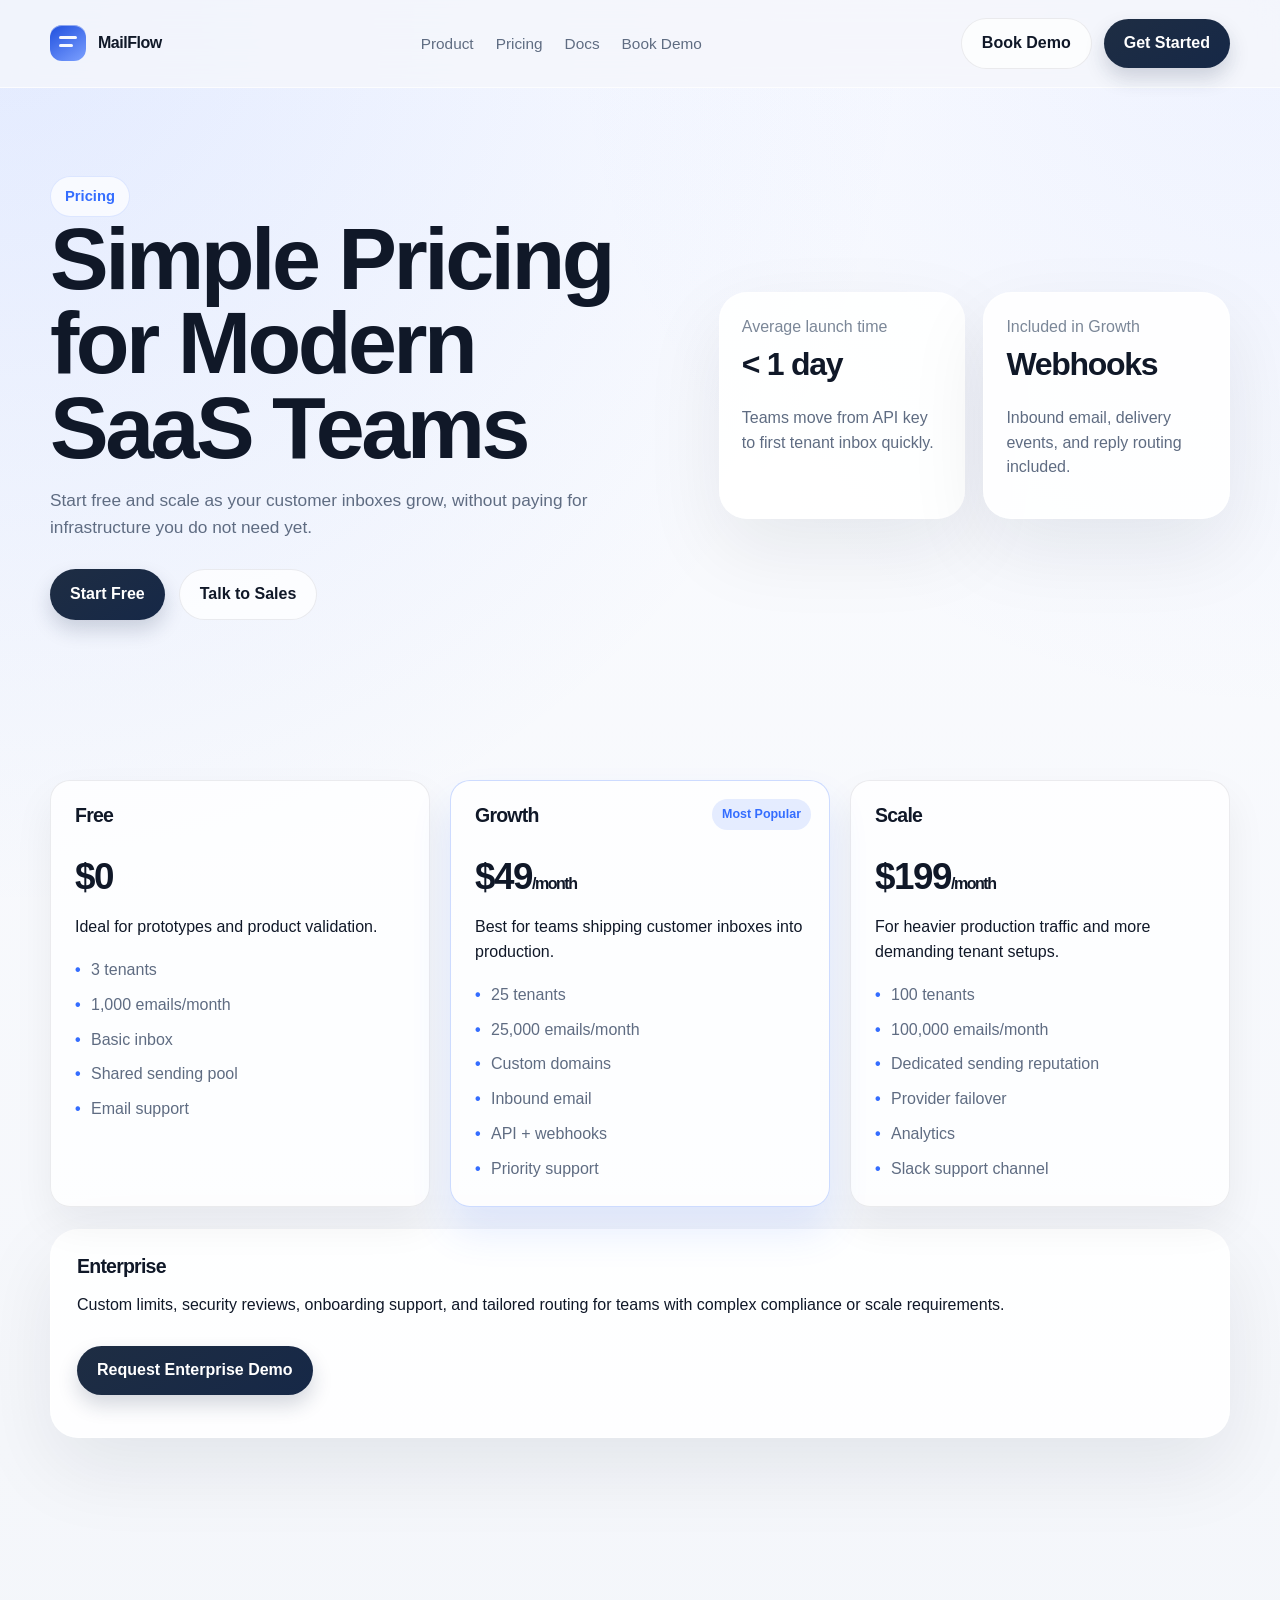
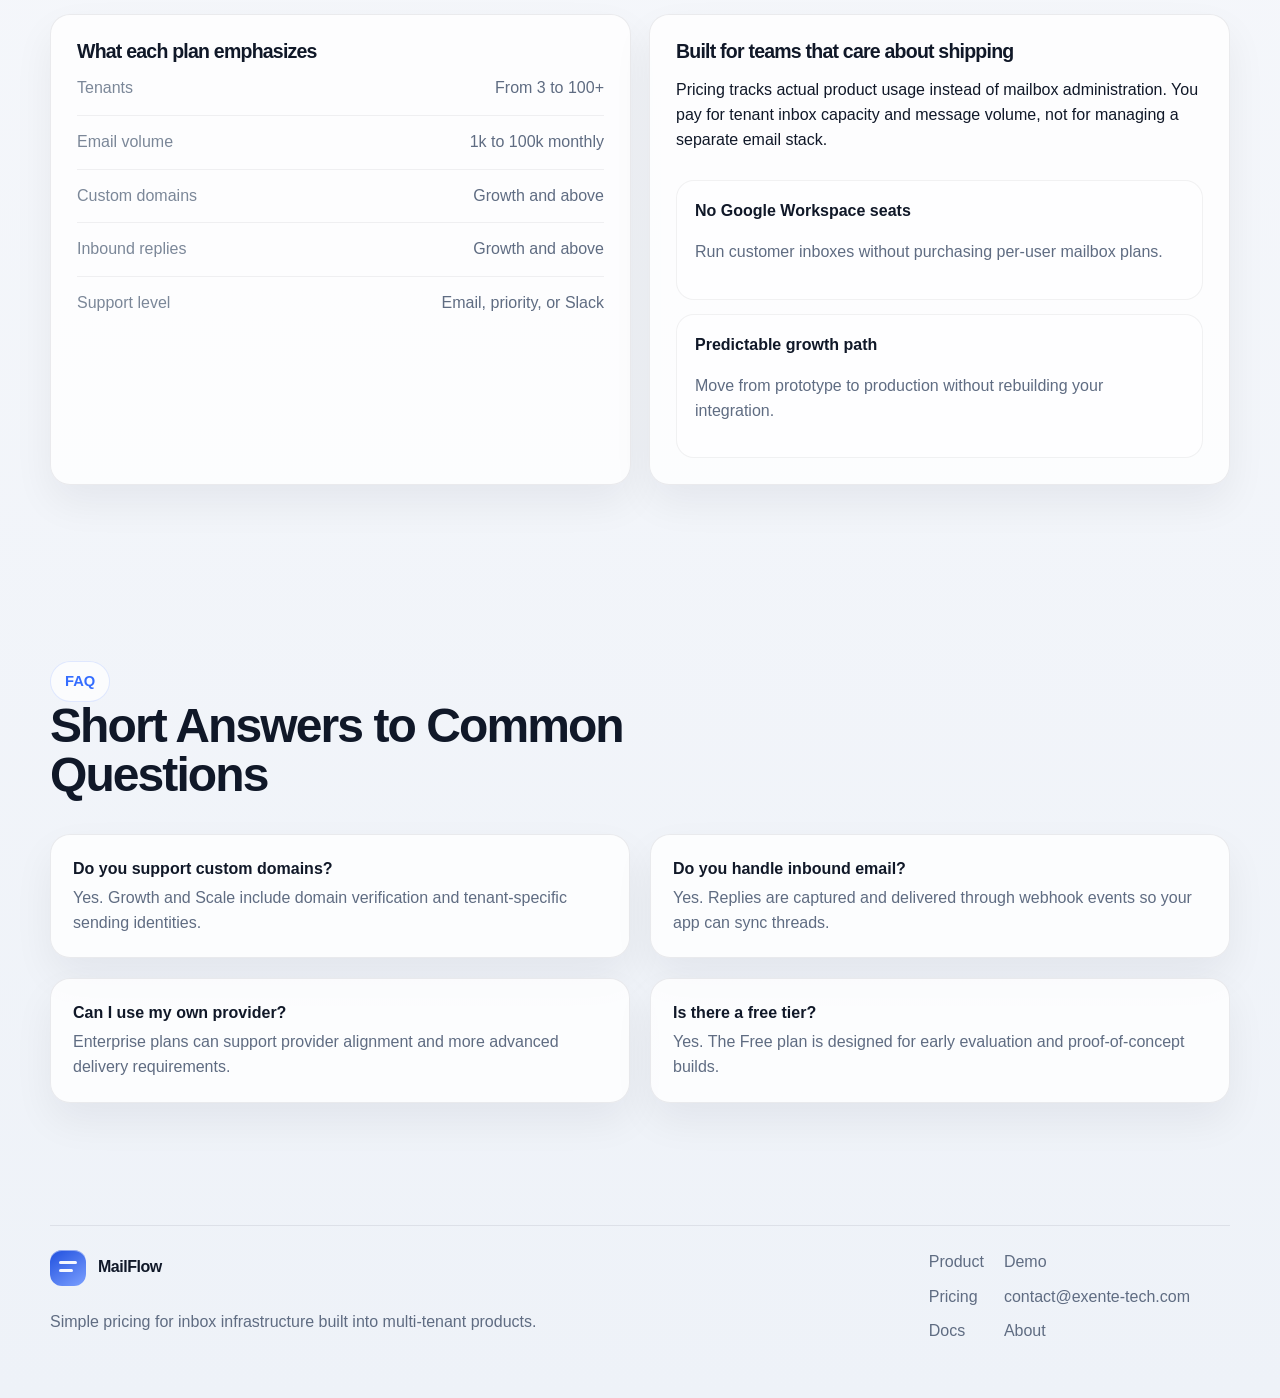
<file: pricing.html>
<!DOCTYPE html>
<html lang="en">
  <head>
    <meta charset="UTF-8" />
    <meta name="viewport" content="width=device-width, initial-scale=1.0" />
    <title>Pricing | MailFlow</title>
    <meta
      name="description"
      content="Simple pricing for modern SaaS teams adding customer inboxes, custom-domain email, and inbound replies."
    />
    <link rel="stylesheet" href="styles.css" />
  </head>
  <body>
    <div class="page-shell">
      <header class="site-header">
        <div class="container nav">
          <a class="brand" href="index.html">
            <span class="brand-mark" aria-hidden="true"></span>
            <span>MailFlow</span>
          </a>
          <nav class="nav-links" aria-label="Primary">
            <a href="index.html#product">Product</a>
            <a href="pricing.html">Pricing</a>
            <a href="docs.html">Docs</a>
            <a href="demo.html">Book Demo</a>
          </nav>
          <div class="nav-actions">
            <a class="button-secondary" href="demo.html">Book Demo</a>
            <a class="button" href="docs.html">Get Started</a>
          </div>
        </div>
      </header>

      <main>
        <section class="page-hero">
          <div class="container page-hero-grid compact">
            <div class="page-hero-copy">
              <span class="eyebrow">Pricing</span>
              <h1>Simple Pricing for Modern SaaS Teams</h1>
              <p>Start free and scale as your customer inboxes grow, without paying for infrastructure you do not need yet.</p>
              <div class="page-hero-actions">
                <a class="button" href="docs.html">Start Free</a>
                <a class="button-secondary" href="demo.html">Talk to Sales</a>
              </div>
            </div>
            <div class="stat-grid">
              <div class="stat panel">
                <span class="stat-label">Average launch time</span>
                <strong>&lt; 1 day</strong>
                <p>Teams move from API key to first tenant inbox quickly.</p>
              </div>
              <div class="stat panel">
                <span class="stat-label">Included in Growth</span>
                <strong>Webhooks</strong>
                <p>Inbound email, delivery events, and reply routing included.</p>
              </div>
            </div>
          </div>
        </section>

        <section class="section">
          <div class="container">
            <div class="pricing-grid">
              <article class="pricing-card">
                <h3>Free</h3>
                <span class="plan-price">$0</span>
                <p>Ideal for prototypes and product validation.</p>
                <ul class="check-list">
                  <li>3 tenants</li>
                  <li>1,000 emails/month</li>
                  <li>Basic inbox</li>
                  <li>Shared sending pool</li>
                  <li>Email support</li>
                </ul>
              </article>
              <article class="pricing-card highlight">
                <h3>Growth</h3>
                <span class="plan-price">$49<span style="font-size: 1rem; font-weight: 600;">/month</span></span>
                <p>Best for teams shipping customer inboxes into production.</p>
                <ul class="check-list">
                  <li>25 tenants</li>
                  <li>25,000 emails/month</li>
                  <li>Custom domains</li>
                  <li>Inbound email</li>
                  <li>API + webhooks</li>
                  <li>Priority support</li>
                </ul>
              </article>
              <article class="pricing-card">
                <h3>Scale</h3>
                <span class="plan-price">$199<span style="font-size: 1rem; font-weight: 600;">/month</span></span>
                <p>For heavier production traffic and more demanding tenant setups.</p>
                <ul class="check-list">
                  <li>100 tenants</li>
                  <li>100,000 emails/month</li>
                  <li>Dedicated sending reputation</li>
                  <li>Provider failover</li>
                  <li>Analytics</li>
                  <li>Slack support channel</li>
                </ul>
              </article>
            </div>

            <div class="enterprise-row panel">
              <h3>Enterprise</h3>
              <p>
                Custom limits, security reviews, onboarding support, and tailored routing for teams
                with complex compliance or scale requirements.
              </p>
              <div class="page-hero-actions">
                <a class="button" href="demo.html">Request Enterprise Demo</a>
              </div>
            </div>
          </div>
        </section>

        <section class="section">
          <div class="container table-grid">
            <div class="table-card">
              <h3>What each plan emphasizes</h3>
              <div class="table-row">
                <span>Tenants</span>
                <span>From 3 to 100+</span>
              </div>
              <div class="table-row">
                <span>Email volume</span>
                <span>1k to 100k monthly</span>
              </div>
              <div class="table-row">
                <span>Custom domains</span>
                <span>Growth and above</span>
              </div>
              <div class="table-row">
                <span>Inbound replies</span>
                <span>Growth and above</span>
              </div>
              <div class="table-row">
                <span>Support level</span>
                <span>Email, priority, or Slack</span>
              </div>
            </div>
            <div class="table-card">
              <h3>Built for teams that care about shipping</h3>
              <p>
                Pricing tracks actual product usage instead of mailbox administration. You pay for
                tenant inbox capacity and message volume, not for managing a separate email stack.
              </p>
              <div class="callout-list">
                <div class="callout">
                  <strong>No Google Workspace seats</strong>
                  <p>Run customer inboxes without purchasing per-user mailbox plans.</p>
                </div>
                <div class="callout">
                  <strong>Predictable growth path</strong>
                  <p>Move from prototype to production without rebuilding your integration.</p>
                </div>
              </div>
            </div>
          </div>
        </section>

        <section class="section">
          <div class="container">
            <div class="section-head">
              <span class="eyebrow">FAQ</span>
              <h2>Short Answers to Common Questions</h2>
            </div>
            <div class="faq-grid">
              <article class="faq-item">
                <strong>Do you support custom domains?</strong>
                <p>Yes. Growth and Scale include domain verification and tenant-specific sending identities.</p>
              </article>
              <article class="faq-item">
                <strong>Do you handle inbound email?</strong>
                <p>Yes. Replies are captured and delivered through webhook events so your app can sync threads.</p>
              </article>
              <article class="faq-item">
                <strong>Can I use my own provider?</strong>
                <p>Enterprise plans can support provider alignment and more advanced delivery requirements.</p>
              </article>
              <article class="faq-item">
                <strong>Is there a free tier?</strong>
                <p>Yes. The Free plan is designed for early evaluation and proof-of-concept builds.</p>
              </article>
            </div>
          </div>
        </section>
      </main>

      <footer class="site-footer">
        <div class="container footer-wrap">
          <div>
            <a class="brand" href="index.html">
              <span class="brand-mark" aria-hidden="true"></span>
              <span>MailFlow</span>
            </a>
            <p class="footer-note">Simple pricing for inbox infrastructure built into multi-tenant products.</p>
          </div>
          <div class="footer-columns">
            <div class="footer-links">
              <a href="index.html#product">Product</a>
              <a href="pricing.html">Pricing</a>
              <a href="docs.html">Docs</a>
            </div>
            <div class="footer-links">
              <a href="demo.html">Demo</a>
              <a href="mailto:contact@exente-tech.com">contact@exente-tech.com</a>
              <a href="index.html">About</a>
            </div>
          </div>
        </div>
      </footer>
    </div>
  </body>
</html>
</file>
<file: styles.css>
:root {
  --bg: #f5f7fb;
  --surface: rgba(255, 255, 255, 0.88);
  --surface-strong: #ffffff;
  --surface-dark: #0d1526;
  --text: #101828;
  --muted: #5f6c82;
  --border: rgba(16, 24, 40, 0.08);
  --border-strong: rgba(63, 95, 166, 0.18);
  --accent: #346dff;
  --accent-soft: rgba(52, 109, 255, 0.12);
  --shadow: 0 30px 80px rgba(15, 23, 42, 0.08);
  --shadow-soft: 0 18px 40px rgba(15, 23, 42, 0.06);
  --radius-lg: 28px;
  --radius-md: 20px;
  --radius-sm: 14px;
  --container: 1180px;
}

* {
  box-sizing: border-box;
}

html {
  scroll-behavior: smooth;
}

body {
  margin: 0;
  font-family: "Segoe UI", "Helvetica Neue", Arial, sans-serif;
  color: var(--text);
  background:
    radial-gradient(circle at top left, rgba(52, 109, 255, 0.12), transparent 28%),
    radial-gradient(circle at top right, rgba(90, 131, 255, 0.08), transparent 22%),
    linear-gradient(180deg, #fbfcff 0%, var(--bg) 48%, #eef2f8 100%);
  line-height: 1.55;
}

a {
  color: inherit;
  text-decoration: none;
}

img {
  max-width: 100%;
  display: block;
}

.page-shell {
  min-height: 100vh;
}

.container {
  width: min(var(--container), calc(100% - 40px));
  margin: 0 auto;
}

.site-header {
  position: sticky;
  top: 0;
  z-index: 20;
  backdrop-filter: blur(16px);
  background: rgba(245, 247, 251, 0.78);
  border-bottom: 1px solid rgba(255, 255, 255, 0.7);
}

.nav {
  display: flex;
  align-items: center;
  justify-content: space-between;
  gap: 24px;
  padding: 18px 0;
}

.brand {
  display: inline-flex;
  align-items: center;
  gap: 12px;
  font-weight: 700;
  letter-spacing: -0.03em;
}

.brand-mark {
  width: 36px;
  height: 36px;
  border-radius: 12px;
  background: linear-gradient(145deg, #1f4fde, #7ca0ff);
  position: relative;
  box-shadow: inset 0 1px 0 rgba(255, 255, 255, 0.45);
}

.brand-mark::before,
.brand-mark::after {
  content: "";
  position: absolute;
  background: rgba(255, 255, 255, 0.95);
  border-radius: 999px;
}

.brand-mark::before {
  width: 18px;
  height: 3px;
  left: 9px;
  top: 11px;
}

.brand-mark::after {
  width: 14px;
  height: 3px;
  left: 9px;
  top: 19px;
}

.nav-links {
  display: flex;
  align-items: center;
  gap: 22px;
  color: var(--muted);
  font-size: 0.96rem;
}

.nav-links a:hover,
.footer-links a:hover,
.sidebar a:hover {
  color: var(--text);
}

.nav-actions {
  display: flex;
  align-items: center;
  gap: 12px;
}

.button,
.button-secondary,
.button-ghost {
  display: inline-flex;
  align-items: center;
  justify-content: center;
  gap: 8px;
  border-radius: 999px;
  padding: 12px 20px;
  border: none;
  font-weight: 600;
  font-family: inherit;
  font-size: 1rem;
  cursor: pointer;
  transition: transform 180ms ease, box-shadow 180ms ease, border-color 180ms ease, background 180ms ease;
}

.button {
  color: #ffffff;
  background: linear-gradient(145deg, #1e2d43, #162847);
  box-shadow: 0 10px 20px rgba(22, 40, 71, 0.18);
}

.button-secondary {
  color: var(--text);
  background: rgba(255, 255, 255, 0.74);
  border: 1px solid var(--border);
}

.button-ghost {
  color: var(--accent);
  background: transparent;
  border: 1px solid rgba(52, 109, 255, 0.2);
}

.button:hover,
.button-secondary:hover,
.button-ghost:hover,
.card:hover,
.step:hover,
.mini-plan:hover,
.docs-card:hover,
.demo-card:hover,
.pricing-card:hover {
  transform: translateY(-2px);
}

.button:disabled {
  cursor: wait;
  opacity: 0.85;
  transform: none;
}

.hero,
.section,
.page-hero {
  padding: 88px 0;
}

.hero-grid,
.page-hero-grid {
  display: grid;
  grid-template-columns: 1.05fr 0.95fr;
  gap: 44px;
  align-items: center;
}

.eyebrow {
  display: inline-flex;
  align-items: center;
  gap: 8px;
  padding: 8px 14px;
  border-radius: 999px;
  background: rgba(255, 255, 255, 0.7);
  border: 1px solid rgba(52, 109, 255, 0.14);
  color: var(--accent);
  font-size: 0.92rem;
  font-weight: 600;
}

h1,
h2,
h3 {
  margin: 0;
  letter-spacing: -0.04em;
}

h1 {
  font-size: clamp(3rem, 7vw, 5.5rem);
  line-height: 0.96;
}

h2 {
  font-size: clamp(2rem, 4vw, 3rem);
  line-height: 1.02;
}

h3 {
  font-size: 1.22rem;
  line-height: 1.1;
}

.lede,
.section-copy,
.hero-copy p,
.page-hero-copy p {
  color: var(--muted);
  font-size: 1.08rem;
  max-width: 640px;
}

.hero-actions,
.page-hero-actions {
  display: flex;
  flex-wrap: wrap;
  gap: 14px;
  margin: 28px 0 16px;
}

.support-line {
  color: var(--muted);
  font-size: 0.98rem;
}

.panel {
  background: var(--surface);
  border: 1px solid rgba(255, 255, 255, 0.7);
  box-shadow: var(--shadow);
  border-radius: var(--radius-lg);
}

.hero-visual {
  padding: 18px;
}

.mock-window {
  overflow: hidden;
  background: linear-gradient(180deg, #fdfefe 0%, #f5f8fd 100%);
}

.mock-topbar {
  display: flex;
  align-items: center;
  justify-content: space-between;
  padding: 14px 18px;
  border-bottom: 1px solid rgba(16, 24, 40, 0.06);
}

.mock-dots {
  display: flex;
  gap: 8px;
}

.mock-dots span {
  width: 10px;
  height: 10px;
  border-radius: 50%;
  background: rgba(95, 108, 130, 0.24);
}

.mock-dots span:first-child {
  background: rgba(239, 68, 68, 0.35);
}

.mock-dots span:nth-child(2) {
  background: rgba(245, 158, 11, 0.35);
}

.mock-dots span:nth-child(3) {
  background: rgba(34, 197, 94, 0.35);
}

.mock-topbar strong {
  font-size: 0.95rem;
}

.mock-badge {
  padding: 7px 12px;
  border-radius: 999px;
  font-size: 0.82rem;
  color: var(--accent);
  background: var(--accent-soft);
}

.mock-layout {
  display: grid;
  grid-template-columns: 170px 210px 1fr;
  min-height: 430px;
}

.mock-sidebar,
.mock-thread-list,
.mock-thread-view {
  padding: 20px 18px;
}

.mock-sidebar {
  background: rgba(238, 243, 250, 0.85);
  border-right: 1px solid rgba(16, 24, 40, 0.06);
}

.mock-thread-list {
  border-right: 1px solid rgba(16, 24, 40, 0.06);
}

.mock-section-label {
  font-size: 0.78rem;
  text-transform: uppercase;
  letter-spacing: 0.08em;
  color: #7b8798;
  margin-bottom: 14px;
}

.tenant-item,
.thread-item {
  border: 1px solid transparent;
  border-radius: 16px;
  padding: 12px;
  margin-bottom: 10px;
}

.tenant-item.active,
.thread-item.active {
  background: rgba(255, 255, 255, 0.8);
  border-color: rgba(52, 109, 255, 0.12);
  box-shadow: 0 8px 18px rgba(52, 109, 255, 0.08);
}

.tenant-item strong,
.thread-item strong,
.message-card strong,
.callout strong,
.stat strong,
.faq-item strong {
  display: block;
  margin-bottom: 4px;
}

.tenant-item span,
.thread-item span,
.message-card p,
.callout p,
.stat p,
.footer-note,
.faq-item p,
.form-note,
.table-row span:last-child,
.docs-copy p {
  color: var(--muted);
}

.pill {
  display: inline-flex;
  align-items: center;
  gap: 6px;
  margin-top: 10px;
  padding: 6px 10px;
  border-radius: 999px;
  background: rgba(52, 109, 255, 0.08);
  color: var(--accent);
  font-size: 0.8rem;
  font-weight: 600;
}

.thread-item small,
.mail-meta,
.stat-label,
.code-header span,
.table-row span,
.sidebar small {
  color: #7b8798;
}

.thread-item p,
.message-card p,
.step p,
.mini-plan p,
.feature-card p,
.use-case p,
.pricing-card p,
.docs-card p,
.demo-card p,
.faq-item p,
.footer-columns p {
  margin: 0;
}

.message-card {
  background: rgba(255, 255, 255, 0.92);
  border: 1px solid rgba(16, 24, 40, 0.06);
  border-radius: 18px;
  padding: 18px;
  margin-bottom: 16px;
  box-shadow: var(--shadow-soft);
}

.message-card.highlight {
  background: linear-gradient(180deg, rgba(52, 109, 255, 0.1), rgba(255, 255, 255, 0.96));
  border-color: rgba(52, 109, 255, 0.18);
}

.value-strip {
  padding: 0 0 32px;
}

.value-grid,
.feature-grid,
.use-case-grid,
.pricing-preview-grid,
.pricing-grid,
.docs-grid,
.demo-grid,
.faq-grid,
.footer-columns {
  display: grid;
  gap: 20px;
}

.value-grid {
  grid-template-columns: repeat(3, 1fr);
}

.value-item,
.feature-card,
.use-case,
.pricing-card,
.docs-card,
.demo-card,
.faq-item,
.mini-plan,
.step,
.table-card {
  background: rgba(255, 255, 255, 0.78);
  border: 1px solid var(--border);
  border-radius: var(--radius-md);
  box-shadow: var(--shadow-soft);
}

.value-item {
  display: flex;
  align-items: center;
  gap: 14px;
  padding: 18px 20px;
  font-weight: 600;
}

.value-icon,
.feature-icon,
.step-number,
.docs-icon,
.demo-icon {
  width: 42px;
  height: 42px;
  display: inline-flex;
  align-items: center;
  justify-content: center;
  border-radius: 14px;
  background: rgba(52, 109, 255, 0.12);
  color: var(--accent);
  font-weight: 700;
}

.section-head {
  max-width: 700px;
  margin-bottom: 34px;
}

.feature-grid {
  grid-template-columns: repeat(5, 1fr);
}

.feature-card,
.use-case,
.docs-card,
.demo-card,
.faq-item {
  padding: 22px;
}

.feature-card {
  min-height: 220px;
}

.feature-icon,
.docs-icon,
.demo-icon {
  margin-bottom: 18px;
}

.spotlight {
  display: grid;
  grid-template-columns: 1.05fr 0.95fr;
  gap: 28px;
  align-items: stretch;
}

.spotlight-copy {
  padding: 34px;
}

.spotlight-copy p {
  color: var(--muted);
}

.callout-list {
  display: grid;
  gap: 14px;
  margin-top: 28px;
}

.callout {
  padding: 18px;
  border-radius: 18px;
  background: rgba(255, 255, 255, 0.66);
  border: 1px solid rgba(16, 24, 40, 0.06);
}

.callout-mark {
  width: 28px;
  height: 28px;
  display: inline-flex;
  align-items: center;
  justify-content: center;
  border-radius: 50%;
  background: var(--accent);
  color: #fff;
  font-size: 0.84rem;
  font-weight: 700;
  margin-bottom: 12px;
}

.spotlight-visual {
  padding: 20px;
}

.spotlight-visual .mock-layout {
  min-height: 500px;
}

.steps {
  display: grid;
  grid-template-columns: repeat(4, 1fr);
  gap: 18px;
}

.step,
.mini-plan {
  padding: 22px;
}

.step-number {
  margin-bottom: 18px;
}

.use-case-grid,
.pricing-preview-grid,
.pricing-grid {
  grid-template-columns: repeat(4, 1fr);
}

.code-section {
  padding: 88px 0;
}

.code-wrap {
  display: grid;
  grid-template-columns: 0.9fr 1.1fr;
  gap: 28px;
  padding: 32px;
  background: linear-gradient(180deg, #0f1728 0%, #0a1020 100%);
  border-radius: 32px;
  color: #eef4ff;
  box-shadow: 0 28px 60px rgba(7, 15, 30, 0.24);
}

.code-wrap p {
  color: rgba(221, 230, 247, 0.72);
}

.code-panel {
  background: rgba(15, 23, 42, 0.68);
  border: 1px solid rgba(147, 197, 253, 0.14);
  border-radius: 24px;
  overflow: hidden;
}

.code-header {
  display: flex;
  align-items: center;
  justify-content: space-between;
  padding: 14px 18px;
  border-bottom: 1px solid rgba(255, 255, 255, 0.06);
}

.code-header .mock-dots span {
  background: rgba(221, 230, 247, 0.14);
}

pre {
  margin: 0;
  padding: 24px;
  overflow-x: auto;
  font-size: 0.95rem;
  line-height: 1.7;
  color: #dbe8ff;
}

.pricing-card {
  padding: 24px;
}

.pricing-card.highlight {
  border-color: rgba(52, 109, 255, 0.24);
  box-shadow: 0 24px 40px rgba(52, 109, 255, 0.12);
  position: relative;
}

.pricing-card.highlight::before {
  content: "Most Popular";
  position: absolute;
  top: 18px;
  right: 18px;
  padding: 6px 10px;
  border-radius: 999px;
  background: rgba(52, 109, 255, 0.12);
  color: var(--accent);
  font-size: 0.78rem;
  font-weight: 700;
}

.plan-price {
  display: block;
  margin: 22px 0 10px;
  font-size: 2.3rem;
  font-weight: 700;
  letter-spacing: -0.04em;
}

.check-list {
  list-style: none;
  padding: 0;
  margin: 18px 0 0;
  display: grid;
  gap: 10px;
  color: var(--muted);
}

.check-list li::before {
  content: "•";
  color: var(--accent);
  font-weight: 700;
  display: inline-block;
  width: 16px;
}

.cta-panel {
  padding: 42px;
  text-align: center;
  background:
    radial-gradient(circle at top center, rgba(52, 109, 255, 0.14), transparent 36%),
    rgba(255, 255, 255, 0.78);
}

.cta-panel p {
  color: var(--muted);
  max-width: 580px;
  margin: 14px auto 0;
}

.site-footer {
  padding: 34px 0 48px;
}

.footer-wrap {
  display: flex;
  justify-content: space-between;
  gap: 24px;
  padding-top: 24px;
  border-top: 1px solid rgba(16, 24, 40, 0.08);
}

.footer-columns {
  grid-template-columns: repeat(4, auto);
  align-items: start;
}

.footer-links {
  display: grid;
  gap: 10px;
  color: var(--muted);
}

.page-hero {
  padding-bottom: 56px;
}

.page-hero-grid.compact {
  grid-template-columns: 1.1fr 0.9fr;
}

.stat-grid,
.table-grid {
  display: grid;
  grid-template-columns: repeat(2, 1fr);
  gap: 18px;
}

.stat {
  padding: 22px;
}

.stat strong {
  display: block;
  font-size: 2rem;
  margin-bottom: 6px;
  letter-spacing: -0.04em;
}

.pricing-grid {
  grid-template-columns: repeat(3, 1fr);
}

.enterprise-row {
  margin-top: 22px;
  padding: 26px;
}

.table-card {
  padding: 26px;
}

.table-row {
  display: flex;
  justify-content: space-between;
  gap: 24px;
  padding: 14px 0;
  border-bottom: 1px solid rgba(16, 24, 40, 0.06);
}

.table-row:last-child {
  border-bottom: none;
}

.faq-grid {
  grid-template-columns: repeat(2, 1fr);
}

.docs-grid {
  grid-template-columns: 280px 1fr;
}

.sidebar {
  position: sticky;
  top: 92px;
  align-self: start;
  padding: 24px;
}

.sidebar nav {
  display: grid;
  gap: 10px;
  margin-top: 16px;
}

.sidebar a {
  padding: 10px 12px;
  border-radius: 12px;
  color: var(--muted);
}

.sidebar a.active {
  background: rgba(52, 109, 255, 0.1);
  color: var(--accent);
  font-weight: 600;
}

.docs-content {
  display: grid;
  gap: 22px;
}

.docs-card pre {
  padding: 18px 0 0;
  color: var(--text);
}

.docs-card code,
pre code {
  font-family: Consolas, "SFMono-Regular", monospace;
}

.docs-snippet {
  background: rgba(12, 20, 36, 0.96);
  border-radius: 20px;
  overflow: hidden;
}

.docs-snippet pre {
  color: #dbe8ff;
}

.mini-plan-grid {
  display: grid;
  grid-template-columns: repeat(3, 1fr);
  gap: 18px;
}

.demo-grid {
  grid-template-columns: 0.85fr 1.15fr;
}

.form-card,
.contact-card {
  padding: 28px;
}

.form-grid {
  display: grid;
  gap: 16px;
}

.honeypot-field {
  position: absolute;
  left: -9999px;
  width: 1px;
  height: 1px;
  overflow: hidden;
}

.form-status {
  margin: 0;
  min-height: 24px;
  color: var(--muted);
  font-size: 0.96rem;
}

.form-status.is-pending {
  color: var(--muted);
}

.form-status.is-success {
  color: #0f7b53;
}

.form-status.is-error {
  color: #bb2437;
}

label {
  display: grid;
  gap: 8px;
  color: var(--text);
  font-weight: 600;
}

input,
textarea {
  width: 100%;
  border: 1px solid rgba(16, 24, 40, 0.12);
  border-radius: 16px;
  padding: 14px 16px;
  background: rgba(255, 255, 255, 0.9);
  color: var(--text);
  font: inherit;
}

textarea {
  min-height: 130px;
  resize: vertical;
}

input:focus,
textarea:focus {
  outline: 2px solid rgba(52, 109, 255, 0.24);
  border-color: rgba(52, 109, 255, 0.24);
}

.contact-stack {
  display: grid;
  gap: 18px;
}

.contact-line {
  display: flex;
  justify-content: space-between;
  gap: 20px;
  padding: 16px 0;
  border-bottom: 1px solid rgba(16, 24, 40, 0.06);
}

.contact-line:last-child {
  border-bottom: none;
}

.fade-in {
  opacity: 0;
  transform: translateY(18px);
  animation: rise 640ms ease forwards;
}

.fade-in.delay-1 {
  animation-delay: 120ms;
}

.fade-in.delay-2 {
  animation-delay: 240ms;
}

.fade-in.delay-3 {
  animation-delay: 360ms;
}

@keyframes rise {
  to {
    opacity: 1;
    transform: translateY(0);
  }
}

@media (max-width: 1100px) {
  .hero-grid,
  .page-hero-grid,
  .spotlight,
  .code-wrap,
  .demo-grid {
    grid-template-columns: 1fr;
  }

  .feature-grid {
    grid-template-columns: repeat(2, 1fr);
  }

  .steps,
  .use-case-grid,
  .pricing-preview-grid,
  .pricing-grid,
  .mini-plan-grid {
    grid-template-columns: repeat(2, 1fr);
  }

  .docs-grid {
    grid-template-columns: 1fr;
  }

  .sidebar {
    position: static;
  }
}

@media (max-width: 760px) {
  .container {
    width: min(var(--container), calc(100% - 28px));
  }

  .nav {
    flex-wrap: wrap;
  }

  .nav-links,
  .nav-actions {
    width: 100%;
    justify-content: space-between;
  }

  .hero,
  .section,
  .page-hero,
  .code-section {
    padding: 68px 0;
  }

  h1 {
    font-size: clamp(2.5rem, 14vw, 4rem);
  }

  .mock-layout {
    grid-template-columns: 1fr;
  }

  .mock-sidebar,
  .mock-thread-list {
    border-right: none;
    border-bottom: 1px solid rgba(16, 24, 40, 0.06);
  }

  .value-grid,
  .feature-grid,
  .steps,
  .use-case-grid,
  .pricing-preview-grid,
  .pricing-grid,
  .faq-grid,
  .footer-columns,
  .stat-grid,
  .table-grid,
  .mini-plan-grid {
    grid-template-columns: 1fr;
  }

  .footer-wrap,
  .contact-line {
    flex-direction: column;
  }

  .cta-panel,
  .code-wrap,
  .spotlight-copy,
  .form-card,
  .contact-card {
    padding: 24px;
  }
}
</file>
